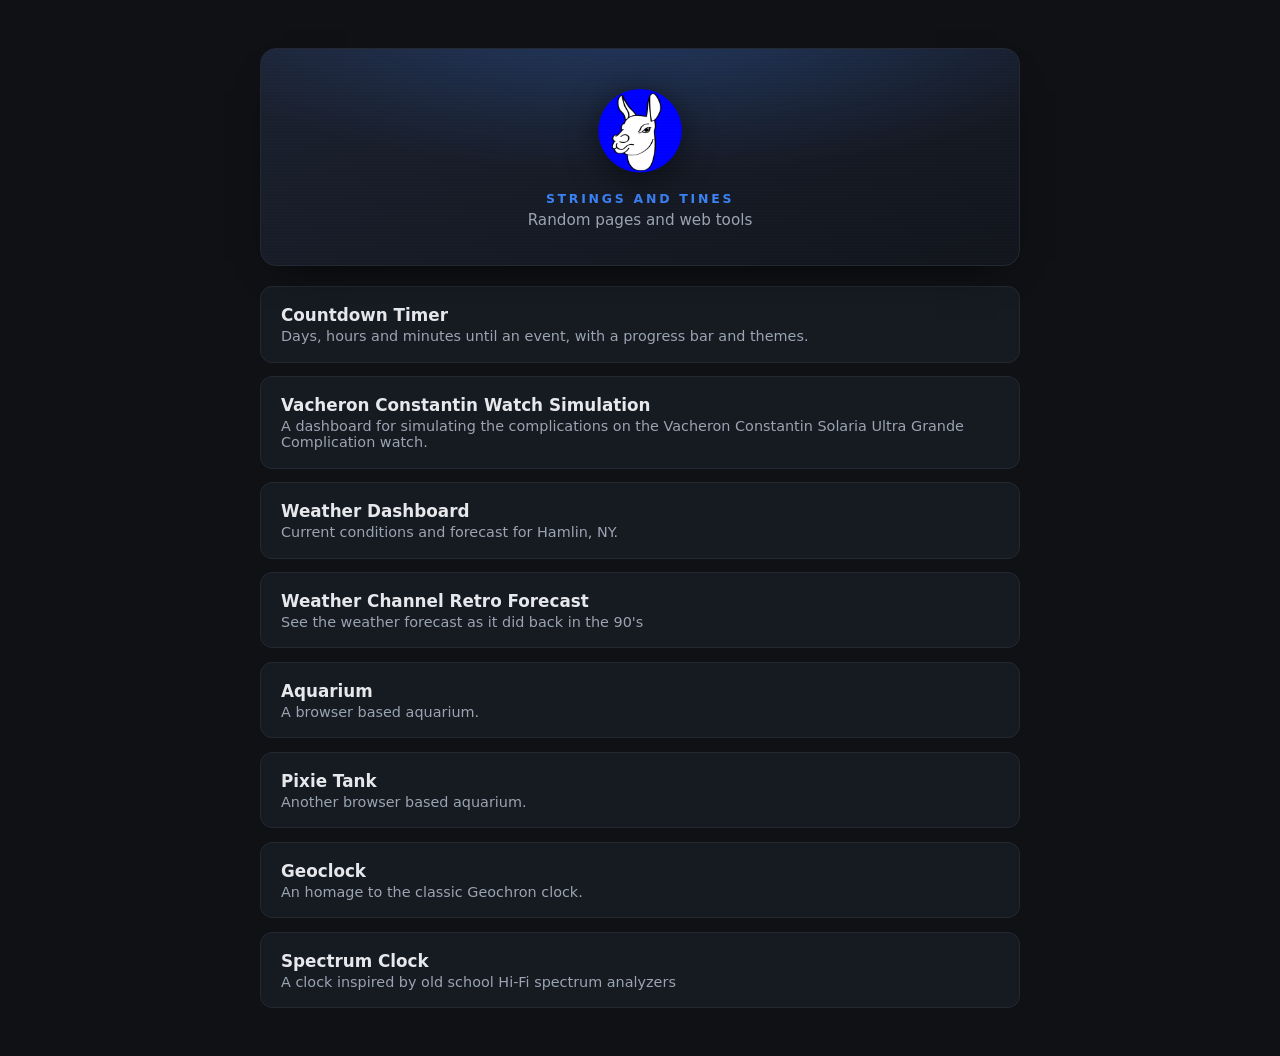
<file: index.html>
<!DOCTYPE html>
<html lang="en">
<head>
<meta charset="utf-8">
<meta name="viewport" content="width=device-width, initial-scale=1">
<title>Strings and Tines</title>
<link rel="icon" type="image/png" href="assets/llamalogo_icon.png">
<style>
  :root {
    color-scheme: dark;
    --bg: #0f1115;
    --panel: #161a21;
    --border: #232833;
    --text: #e6e8eb;
    --muted: #9aa4b2;
    --accent: #3b82f6;
  }
  * { box-sizing: border-box; }
  body {
    margin: 0;
    min-height: 100vh;
    display: flex;
    justify-content: center;
    padding: 3rem 1.25rem;
    font-family: system-ui, -apple-system, "Segoe UI", Roboto, sans-serif;
    background: var(--bg);
    color: var(--text);
  }
  main { width: 100%; max-width: 760px; }

  .banner {
    position: relative;
    overflow: hidden;
    border: 1px solid var(--border);
    border-radius: 16px;
    padding: 2.5rem 1.5rem 2.25rem;
    text-align: center;
    background:
      radial-gradient(120% 140% at 50% -20%, rgba(59,130,246,0.28) 0%, rgba(59,130,246,0) 55%),
      linear-gradient(160deg, #1b2130 0%, #12151c 100%);
    box-shadow: 0 18px 40px -24px rgba(0,0,0,0.9);
  }
  .banner::after {
    content: "";
    position: absolute;
    inset: 0;
    background-image: linear-gradient(rgba(255,255,255,0.04) 1px, transparent 1px);
    background-size: 100% 3px;
    opacity: 0.25;
    pointer-events: none;
  }
  .banner img.logo {
    width: 84px;
    height: 84px;
    object-fit: contain;
    filter: drop-shadow(0 6px 16px rgba(0,0,0,0.55));
  }
  .banner .brand {
    margin: 0.9rem 0 0.3rem;
    font-size: 0.78rem;
    font-weight: 600;
    letter-spacing: 0.22em;
    text-transform: uppercase;
    color: var(--accent);
  }
  .banner h1 {
    margin: 0 0 0.35rem;
    font-size: 1.85rem;
    font-weight: 700;
    letter-spacing: -0.01em;
  }
  .banner p {
    margin: 0;
    color: var(--muted);
    font-size: 0.95rem;
  }

  ul {
    list-style: none;
    margin: 1.25rem 0 0;
    padding: 0;
    display: grid;
    gap: 0.85rem;
  }
  a.card {
    display: block;
    padding: 1.1rem 1.25rem;
    border: 1px solid var(--border);
    border-radius: 12px;
    background: var(--panel);
    text-decoration: none;
    color: inherit;
    transition: border-color .15s, background .15s, transform .15s;
  }
  a.card:hover {
    border-color: var(--accent);
    background: #1a1f28;
    transform: translateY(-2px);
  }
  .name { font-size: 1.05rem; font-weight: 600; margin-bottom: 0.2rem; }
  .desc { font-size: 0.9rem; color: var(--muted); }
  .ext::after { content: " \2197"; font-size: 0.8em; color: var(--muted); }
</style>
</head>
<body>
  <main>
    <header class="banner">
      <img class="logo" src="assets/llamalogo_icon.png" alt="Llama logo" width="84" height="84">
      <div class="brand">Strings and Tines</div>
      <p>Random pages and web tools</p>
    </header>
    <ul>
      <li>
        <a class="card" href="countdown-timer/">
          <div class="name">Countdown Timer</div>
          <div class="desc">Days, hours and minutes until an event, with a progress bar and themes.</div>
        </a>
      </li>
      <li>
        <a class="card" href="solaria-watch/">
          <div class="name">Vacheron Constantin  Watch Simulation</div>
          <div class="desc">A dashboard for simulating the complications on the Vacheron Constantin Solaria Ultra Grande Complication watch.</div>
        </a>
      </li>
      <li>
        <a class="card" href="weather-dashboard/">
          <div class="name">Weather Dashboard</div>
          <div class="desc">Current conditions and forecast for Hamlin, NY.</div>
        </a>
      </li>
      <li>
        <a class="card" href="weather-channel-retro/">
          <div class="name">Weather Channel Retro Forecast</div>
          <div class="desc">See the weather forecast as it did back in the 90's</div>
        </a>
      </li>
      <li>
        <a class="card" href="https://stringsandtines.com/esp32-cyd-aquarium/?standalone=1">
          <div class="name">Aquarium</div>
          <div class="desc">A browser based aquarium.</div>
        </a>
      </li>
      <li>
        <a class="card" href="https://stringsandtines.com/pixie-tank">
          <div class="name">Pixie Tank</div>
          <div class="desc">Another browser based aquarium.</div>
        </a>
      </li>
      <li>
        <a class="card" href="https://stringsandtines.com/geoclock">
          <div class="name">Geoclock</div>
          <div class="desc">An homage to the classic Geochron clock.</div>
        </a>
      </li>
      <li>
        <a class="card" href="spectrum-clock">
          <div class="name">Spectrum Clock</div>
          <div class="desc">A clock inspired by old school Hi-Fi spectrum analyzers</div>
        </a>
      </li>
    </ul>
  </main>
</body>
</html>
</file>
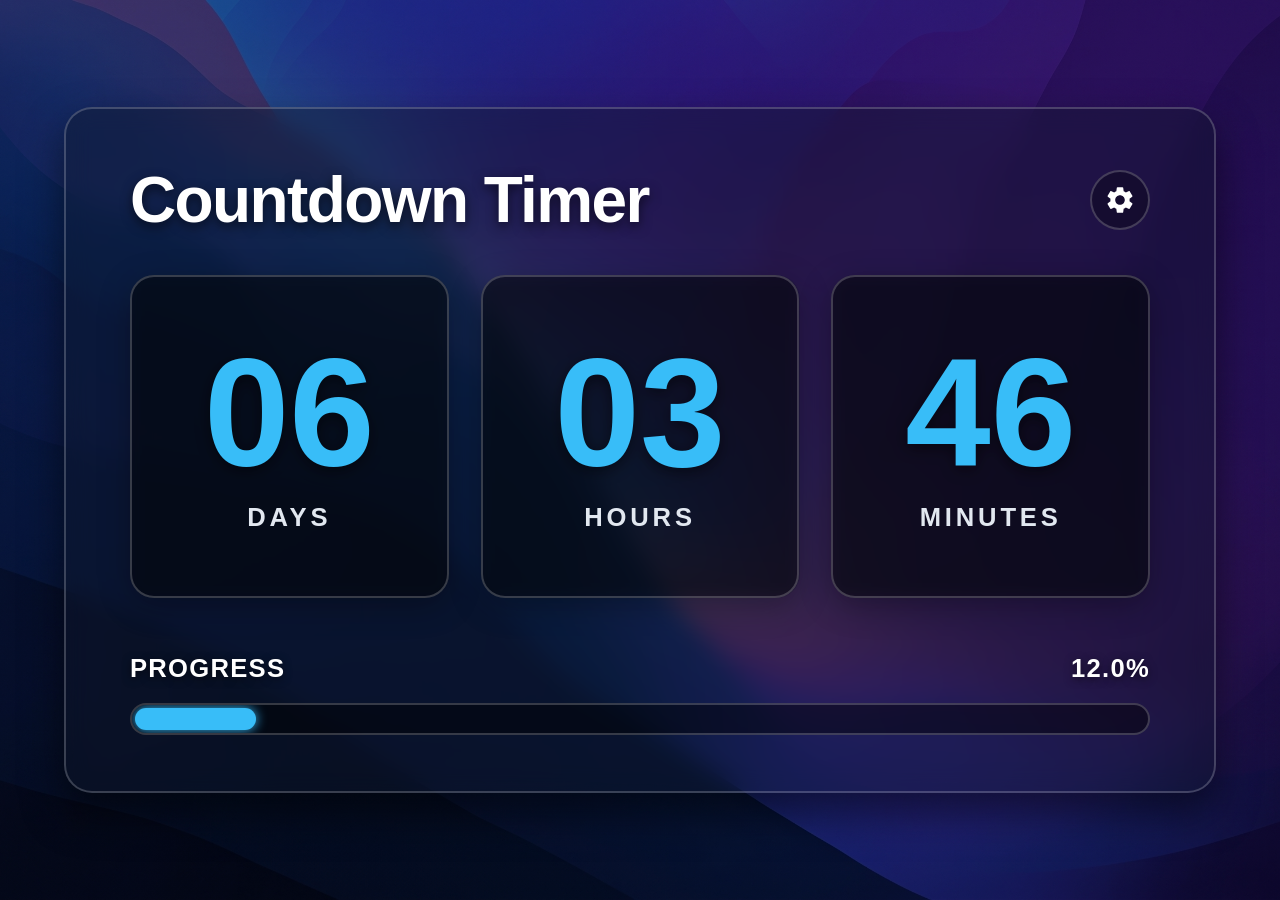
<file: countdown-timer/index.html>
<!DOCTYPE html>
<html lang="en">
<head>
  <meta charset="UTF-8" />
  <meta name="viewport" content="width=device-width, initial-scale=1.0" />
  <title>Countdown Display</title>
  <style>
    :root {
      --theme-bg: #0f172a;
      --theme-card: rgba(15, 23, 42, 0.4);
      --theme-accent: #38bdf8;
      --theme-text: #ffffff;
      --theme-border: rgba(255, 255, 255, 0.2);
      --text-muted: #e2e8f0;
      --theme-bg-image: url('default.jpeg');
    }

    body.theme-christmas {
      --theme-bg: #051f12;
      --theme-card: rgba(5, 31, 18, 0.4);
      --theme-accent: #ff4d4d;
      --theme-text: #ffffff;
      --theme-border: rgba(255, 255, 255, 0.25);
      --theme-bg-image: url('christmas.jpeg');
    }

    body.theme-school {
      --theme-bg: #1e1b4b;
      --theme-card: rgba(30, 27, 75, 0.4);
      --theme-accent: #fbbf24;
      --theme-text: #ffffff;
      --theme-border: rgba(255, 255, 255, 0.25);
      --theme-bg-image: url('school.jpeg');
    }

    body.theme-birthday {
      --theme-bg: #2e1065;
      --theme-card: rgba(46, 16, 101, 0.4);
      --theme-accent: #f43f5e;
      --theme-text: #ffffff;
      --theme-border: rgba(255, 255, 255, 0.25);
      --theme-bg-image: url('birthday.jpeg');
    }

    * {
      box-sizing: border-box;
      margin: 0;
      padding: 0;
      font-family: -apple-system, BlinkMacSystemFont, "Segoe UI", Roboto, Helvetica, Arial, sans-serif;
    }

    body {
      background-color: var(--theme-bg);
      background-image: linear-gradient(rgba(0, 0, 0, 0.35), rgba(0, 0, 0, 0.35)), var(--theme-bg-image);
      background-size: cover;
      background-position: center;
      background-repeat: no-repeat;
      color: var(--theme-text);
      min-height: 100vh;
      display: flex;
      flex-direction: column;
      align-items: center;
      justify-content: center;
      padding: 2vh 2vw;
      transition: background 0.5s ease;
      overflow-x: hidden;
    }

    /* Main Container - Fully Transparent Panel with Frosted Glass */
    .container {
      width: 90vw;
      background-color: var(--theme-card);
      backdrop-filter: blur(12px);
      -webkit-backdrop-filter: blur(12px);
      border: 2px solid var(--theme-border);
      border-radius: 28px;
      padding: 3.5rem 4rem;
      box-shadow: 0 20px 40px rgba(0, 0, 0, 0.5);
      position: relative;
      transition: background-color 0.3s ease, border-color 0.3s ease;
      display: flex;
      flex-direction: column;
      justify-content: space-between;
    }

    /* Header Bar */
    .header-bar {
      display: flex;
      justify-content: space-between;
      align-items: center;
      margin-bottom: 2.5rem;
    }

    .header-title {
      font-size: clamp(2.5rem, 5vw, 4.5rem);
      font-weight: 800;
      color: var(--theme-text);
      letter-spacing: -0.025em;
      line-height: 1.1;
      text-shadow: 0 4px 12px rgba(0, 0, 0, 0.6);
    }

    .settings-btn {
      background: rgba(0, 0, 0, 0.3);
      border: 2px solid var(--theme-border);
      color: var(--theme-text);
      border-radius: 50%;
      width: 60px;
      height: 60px;
      min-width: 60px;
      display: flex;
      align-items: center;
      justify-content: center;
      cursor: pointer;
      transition: all 0.2s;
    }

    .settings-btn:hover {
      color: var(--theme-accent);
      border-color: var(--theme-accent);
      background-color: rgba(0, 0, 0, 0.6);
    }

    .settings-btn svg {
      width: 32px;
      height: 32px;
      fill: currentColor;
    }

    /* Collapsible Settings Panel */
    .settings-panel {
      display: none;
      background-color: rgba(15, 23, 42, 0.85);
      border: 1px solid var(--theme-border);
      border-radius: 16px;
      padding: 2rem;
      margin-bottom: 3rem;
      animation: fadeIn 0.2s ease-in-out;
    }

    .settings-panel.open {
      display: block;
    }

    @keyframes fadeIn {
      from { opacity: 0; transform: translateY(-10px); }
      to { opacity: 1; transform: translateY(0); }
    }

    .input-group {
      display: flex;
      flex-direction: column;
      gap: 1.5rem;
    }

    .input-field {
      display: flex;
      flex-direction: column;
      gap: 0.5rem;
    }

    label {
      font-size: 0.875rem;
      font-weight: 700;
      color: var(--text-muted);
      text-transform: uppercase;
      letter-spacing: 0.08em;
    }

    input, select {
      background-color: rgba(0, 0, 0, 0.5);
      border: 1px solid var(--theme-border);
      color: var(--theme-text);
      padding: 0.875rem 1.25rem;
      border-radius: 10px;
      font-size: 1.125rem;
      outline: none;
      transition: border-color 0.2s, box-shadow 0.2s;
    }

    input:focus, select:focus {
      border-color: var(--theme-accent);
      box-shadow: 0 0 0 3px rgba(255, 255, 255, 0.2);
    }

    .inputs-row {
      display: grid;
      grid-template-columns: repeat(auto-fit, minmax(200px, 1fr));
      gap: 1.5rem;
    }

    /* Semi-transparent Time Cards */
    .countdown-grid {
      display: grid;
      grid-template-columns: repeat(3, 1fr);
      gap: 2rem;
      text-align: center;
      margin-bottom: 3.5rem;
    }

    .time-card {
      background-color: rgba(0, 0, 0, 0.45);
      backdrop-filter: blur(8px);
      -webkit-backdrop-filter: blur(8px);
      border: 2px solid var(--theme-border);
      border-radius: 24px;
      padding: 4rem 1.5rem;
      display: flex;
      flex-direction: column;
      align-items: center;
      justify-content: center;
      box-shadow: 0 8px 32px rgba(0, 0, 0, 0.3);
    }

    .time-value {
      font-size: clamp(5rem, 12vw, 12rem);
      font-weight: 900;
      color: var(--theme-accent);
      line-height: 0.95;
      margin-bottom: 1rem;
      font-variant-numeric: tabular-nums;
      text-shadow: 0 4px 16px rgba(0, 0, 0, 0.5);
    }

    .time-label {
      font-size: clamp(1rem, 2vw, 2rem);
      font-weight: 700;
      color: var(--text-muted);
      text-transform: uppercase;
      letter-spacing: 0.15em;
    }

    /* Progress Bar Section */
    .progress-section {
      display: flex;
      flex-direction: column;
      gap: 1.25rem;
    }

    .progress-header {
      display: flex;
      justify-content: space-between;
      align-items: center;
      font-size: clamp(1.125rem, 2vw, 2rem);
      font-weight: 700;
      color: var(--theme-text);
      letter-spacing: 0.05em;
      text-shadow: 0 2px 8px rgba(0, 0, 0, 0.6);
    }

    .progress-track {
      width: 100%;
      height: 32px;
      background-color: rgba(0, 0, 0, 0.45);
      border: 2px solid var(--theme-border);
      border-radius: 9999px;
      overflow: hidden;
      padding: 3px;
    }

    .progress-bar {
      height: 100%;
      width: 0%;
      background: var(--theme-accent);
      border-radius: 9999px;
      transition: width 0.4s ease-out;
      box-shadow: 0 0 12px var(--theme-accent);
    }

    .expired-message {
      display: none;
      text-align: center;
      font-size: clamp(3rem, 6vw, 6rem);
      font-weight: 800;
      color: #ef4444;
      padding: 4rem 1rem;
    }

    @media (max-width: 768px) {
      .container {
        width: 95vw;
        padding: 2rem 1.5rem;
      }
      .countdown-grid {
        gap: 0.75rem;
      }
      .time-card {
        padding: 2rem 0.5rem;
      }
      .progress-track {
        height: 20px;
      }
    }
  </style>
</head>
<body>

  <div class="container">
    <div class="header-bar">
      <h1 class="header-title" id="pageTitle">Countdown Timer</h1>
      <button class="settings-btn" id="settingsToggle" title="Settings">
        <svg viewBox="0 0 24 24">
          <path d="M19.14 12.94c.04-.3.06-.61.06-.94 0-.32-.02-.64-.07-.94l2.03-1.58c.18-.14.23-.41.12-.61l-1.92-3.32c-.12-.22-.37-.29-.59-.22l-2.39.96c-.5-.38-1.03-.7-1.62-.94l-.36-2.54c-.04-.24-.24-.41-.48-.41h-3.84c-.24 0-.43.17-.47.41l-.36 2.54c-.59.24-1.13.57-1.62.94l-2.39-.96c-.22-.08-.47 0-.59.22L2.74 8.87c-.12.21-.08.47.12.61l2.03 1.58c-.05.3-.09.63-.09.94s.02.64.07.94l-2.03 1.58c-.18.14-.23.41-.12.61l1.92 3.32c.12.22.37.29.59.22l2.39-.96c.5.38 1.03.7 1.62.94l.36 2.54c.05.24.24.41.48.41h3.84c.24 0 .44-.17.47-.41l.36-2.54c.59-.24 1.13-.56 1.62-.94l2.39.96c.22.08.47 0 .59-.22l1.92-3.32c.12-.22.07-.47-.12-.61l-2.01-1.58zM12 15.6c-1.98 0-3.6-1.62-3.6-3.6s1.62-3.6 3.6-3.6 3.6 1.62 3.6 3.6-1.62 3.6-3.6 3.6z"/>
        </svg>
      </button>
    </div>

    <!-- Hidden Settings Panel -->
    <div class="settings-panel" id="settingsPanel">
      <div class="input-group">
        <div class="input-field">
          <label for="titleInput">Event Title</label>
          <input type="text" id="titleInput" placeholder="Enter event title..." value="Countdown Timer" />
        </div>

        <div class="input-field">
          <label for="themeSelect">Theme Preset</label>
          <select id="themeSelect">
            <option value="none">Default</option>
            <option value="christmas">Christmas</option>
            <option value="school">Last day of School!</option>
            <option value="birthday">Birthday</option>
          </select>
        </div>

        <div class="inputs-row">
          <div class="input-field">
            <label for="startDateInput">Start Date</label>
            <input type="date" id="startDateInput" />
          </div>
          <div class="input-field">
            <label for="dateInput">Target Date</label>
            <input type="date" id="dateInput" />
          </div>
          <div class="input-field">
            <label for="timeInput">Target Time</label>
            <input type="time" id="timeInput" value="00:00" />
          </div>
        </div>
      </div>
    </div>

    <!-- Countdown Display -->
    <div class="countdown-grid" id="countdownGrid">
      <div class="time-card">
        <span class="time-value" id="days">00</span>
        <span class="time-label">Days</span>
      </div>
      <div class="time-card">
        <span class="time-value" id="hours">00</span>
        <span class="time-label">Hours</span>
      </div>
      <div class="time-card">
        <span class="time-value" id="minutes">00</span>
        <span class="time-label">Minutes</span>
      </div>
    </div>

    <!-- Progress Bar -->
    <div class="progress-section" id="progressSection">
      <div class="progress-header">
        <span>PROGRESS</span>
        <span id="percentText">0.0%</span>
      </div>
      <div class="progress-track">
        <div class="progress-bar" id="progressBar"></div>
      </div>
    </div>

    <div class="expired-message" id="expiredMessage">
      Target Time Reached!
    </div>
  </div>

  <script>
    // DOM Elements
    const settingsToggle = document.getElementById('settingsToggle');
    const settingsPanel = document.getElementById('settingsPanel');
    const titleInput = document.getElementById('titleInput');
    const pageTitle = document.getElementById('pageTitle');
    const themeSelect = document.getElementById('themeSelect');
    const startDateInput = document.getElementById('startDateInput');
    const dateInput = document.getElementById('dateInput');
    const timeInput = document.getElementById('timeInput');

    const daysEl = document.getElementById('days');
    const hoursEl = document.getElementById('hours');
    const minutesEl = document.getElementById('minutes');
    
    const countdownGrid = document.getElementById('countdownGrid');
    const progressSection = document.getElementById('progressSection');
    const progressBar = document.getElementById('progressBar');
    const percentText = document.getElementById('percentText');
    const expiredMessage = document.getElementById('expiredMessage');

    // Toggle Settings Panel
    settingsToggle.addEventListener('click', () => {
      settingsPanel.classList.toggle('open');
    });

    // Theme Switcher Logic
    function applyTheme(theme) {
      document.body.className = '';
      if (theme !== 'none') {
        document.body.classList.add(`theme-${theme}`);
      }
    }

    themeSelect.addEventListener('change', (e) => {
      const selectedTheme = e.target.value;
      applyTheme(selectedTheme);
      localStorage.setItem('countdown_theme', selectedTheme);
    });

    // Default Dates Setup
    const now = new Date();
    const defaultStart = new Date(now);
    const defaultTarget = new Date(now);
    defaultTarget.setDate(defaultTarget.getDate() + 7);

    startDateInput.value = defaultStart.toISOString().split('T')[0];
    dateInput.value = defaultTarget.toISOString().split('T')[0];

    // Local Storage Restoration
    if (localStorage.getItem('countdown_title')) {
      titleInput.value = localStorage.getItem('countdown_title');
      pageTitle.textContent = titleInput.value;
      document.title = titleInput.value;
    }
    if (localStorage.getItem('countdown_theme')) {
      const savedTheme = localStorage.getItem('countdown_theme');
      themeSelect.value = savedTheme;
      applyTheme(savedTheme);
    }
    if (localStorage.getItem('countdown_start_date')) {
      startDateInput.value = localStorage.getItem('countdown_start_date');
    }
    if (localStorage.getItem('countdown_date')) {
      dateInput.value = localStorage.getItem('countdown_date');
    }
    if (localStorage.getItem('countdown_time')) {
      timeInput.value = localStorage.getItem('countdown_time');
    }

    // Input Listeners
    titleInput.addEventListener('input', (e) => {
      const val = e.target.value.trim() || 'Countdown Timer';
      pageTitle.textContent = val;
      document.title = val;
      localStorage.setItem('countdown_title', e.target.value);
    });

    startDateInput.addEventListener('change', () => {
      localStorage.setItem('countdown_start_date', startDateInput.value);
      updateCountdown();
    });

    dateInput.addEventListener('change', () => {
      localStorage.setItem('countdown_date', dateInput.value);
      updateCountdown();
    });

    timeInput.addEventListener('change', () => {
      localStorage.setItem('countdown_time', timeInput.value);
      updateCountdown();
    });

    // Update Display Calculations
    function updateCountdown() {
      const selectedDate = dateInput.value;
      const selectedTime = timeInput.value || "00:00";
      const selectedStartDate = startDateInput.value;

      if (!selectedDate) return;

      const targetDateTime = new Date(`${selectedDate}T${selectedTime}:00`);
      const current = new Date();
      const diff = targetDateTime - current;

      if (diff <= 0) {
        countdownGrid.style.display = 'none';
        progressSection.style.display = 'none';
        expiredMessage.style.display = 'block';
        return;
      }

      countdownGrid.style.display = 'grid';
      progressSection.style.display = 'flex';
      expiredMessage.style.display = 'none';

      // Calculations
      const days = Math.floor(diff / (1000 * 60 * 60 * 24));
      const hours = Math.floor((diff / (1000 * 60 * 60)) % 24);
      const minutes = Math.floor((diff / 1000 / 60) % 60);

      daysEl.textContent = String(days).padStart(2, '0');
      hoursEl.textContent = String(hours).padStart(2, '0');
      minutesEl.textContent = String(minutes).padStart(2, '0');

      // Percentage Calculation
      if (selectedStartDate) {
        const startDateTime = new Date(`${selectedStartDate}T00:00:00`);
        const totalDuration = targetDateTime - startDateTime;
        const elapsed = current - startDateTime;

        if (totalDuration > 0) {
          let percentage = (elapsed / totalDuration) * 100;
          percentage = Math.max(0, Math.min(100, percentage));
          
          progressBar.style.width = `${percentage.toFixed(1)}%`;
          percentText.textContent = `${percentage.toFixed(1)}%`;
        }
      }
    }

    setInterval(updateCountdown, 1000);
    updateCountdown();
  </script>
</body>
</html>
</file>
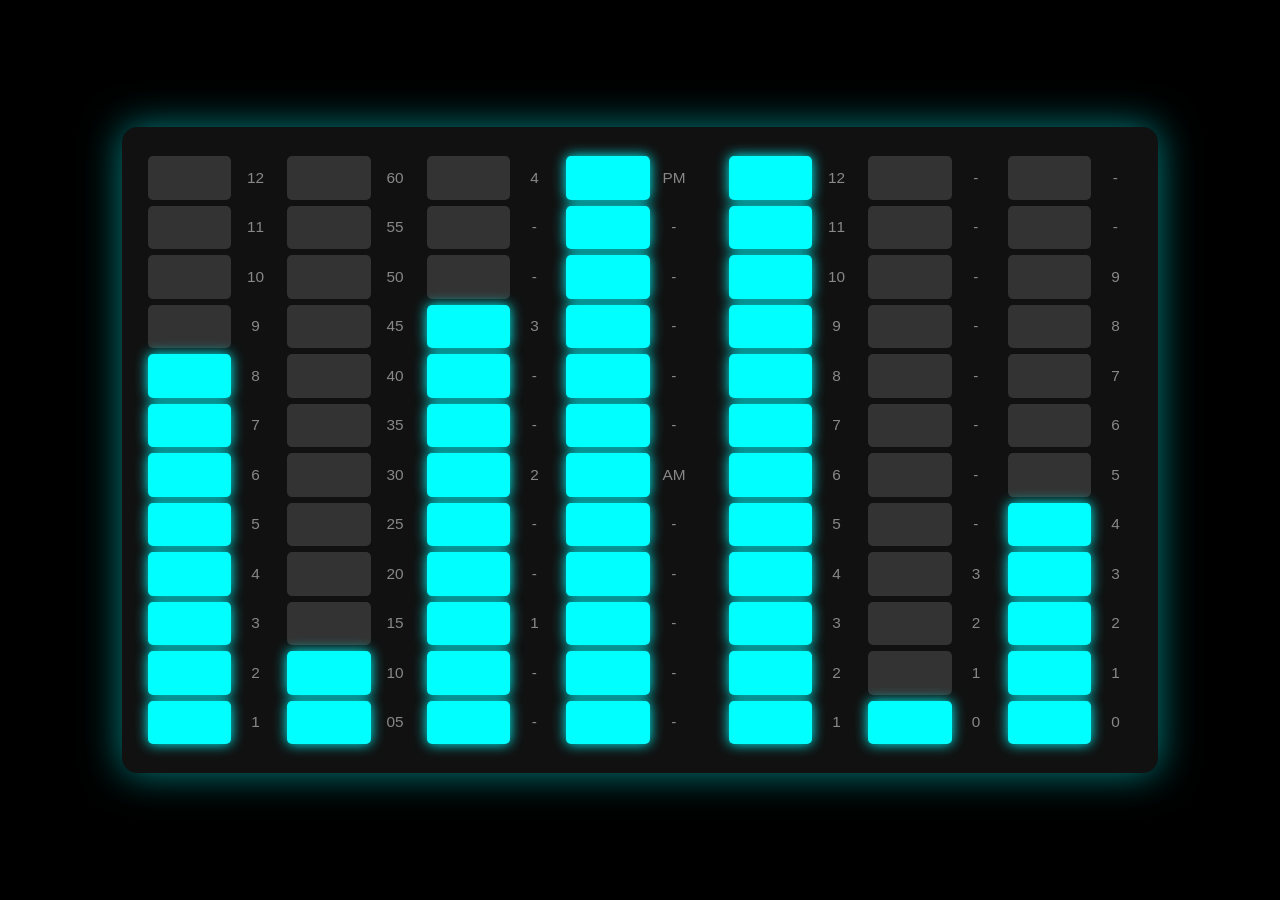
<file: spectrum-clock/index.html>
<!DOCTYPE html>
<html lang="en">
<head>
    <meta charset="UTF-8">
    <meta name="viewport" content="width=device-width, initial-scale=1.0">
    <title>Spectrum Clock</title>
    <link rel="stylesheet" href="style.css">
</head>
<body>
    <div class="clock-container">
        <div class="spectrum-clock">
            <!-- Time section: hours, 5-minute marks, single minutes, AM/PM -->
            <section class="time-section">
                <div class="bars">
                    <!-- Hour Bars -->
                    <div class="bar-group">
                        <div class="bar-item">
                            <div class="light" id="h1"></div>
                            <span class="legend right">1</span>
                        </div>
                        <div class="bar-item">
                            <div class="light" id="h2"></div>
                            <span class="legend right">2</span>
                        </div>
                        <div class="bar-item">
                            <div class="light" id="h3"></div>
                            <span class="legend right">3</span>
                        </div>
                        <div class="bar-item">
                            <div class="light" id="h4"></div>
                            <span class="legend right">4</span>
                        </div>
                        <div class="bar-item">
                            <div class="light" id="h5"></div>
                            <span class="legend right">5</span>
                        </div>
                        <div class="bar-item">
                            <div class="light" id="h6"></div>
                            <span class="legend right">6</span>
                        </div>
                        <div class="bar-item">
                            <div class="light" id="h7"></div>
                            <span class="legend right">7</span>
                        </div>
                        <div class="bar-item">
                            <div class="light" id="h8"></div>
                            <span class="legend right">8</span>
                        </div>
                        <div class="bar-item">
                            <div class="light" id="h9"></div>
                            <span class="legend right">9</span>
                        </div>
                        <div class="bar-item">
                            <div class="light" id="h10"></div>
                            <span class="legend right">10</span>
                        </div>
                        <div class="bar-item">
                            <div class="light" id="h11"></div>
                            <span class="legend right">11</span>
                        </div>
                        <div class="bar-item">
                            <div class="light" id="h12"></div>
                            <span class="legend right">12</span>
                        </div>
                    </div>
                    <!-- 5-Minute Bars -->
                    <div class="bar-group">
                        <div class="bar-item">
                            <div class="light" id="m5"></div>
                            <span class="legend right">05</span>
                        </div>
                        <div class="bar-item">
                            <div class="light" id="m10"></div>
                            <span class="legend right">10</span>
                        </div>
                        <div class="bar-item">
                            <div class="light" id="m15"></div>
                            <span class="legend right">15</span>
                        </div>
                        <div class="bar-item">
                            <div class="light" id="m20"></div>
                            <span class="legend right">20</span>
                        </div>
                        <div class="bar-item">
                            <div class="light" id="m25"></div>
                            <span class="legend right">25</span>
                        </div>
                        <div class="bar-item">
                            <div class="light" id="m30"></div>
                            <span class="legend right">30</span>
                        </div>
                        <div class="bar-item">
                            <div class="light" id="m35"></div>
                            <span class="legend right">35</span>
                        </div>
                        <div class="bar-item">
                            <div class="light" id="m40"></div>
                            <span class="legend right">40</span>
                        </div>
                        <div class="bar-item">
                            <div class="light" id="m45"></div>
                            <span class="legend right">45</span>
                        </div>
                        <div class="bar-item">
                            <div class="light" id="m50"></div>
                            <span class="legend right">50</span>
                        </div>
                        <div class="bar-item">
                            <div class="light" id="m55"></div>
                            <span class="legend right">55</span>
                        </div>
                        <div class="bar-item">
                            <div class="light" id="m60"></div>
                            <span class="legend right">60</span>
                        </div>
                    </div>
                    <!-- Single-Minute Bars: 3 cells per minute -->
                    <div class="bar-group">
                        <div class="bar-item">
                            <div class="light" id="s-min-1"></div>
                            <span class="legend right">-</span>
                        </div>
                        <div class="bar-item">
                            <div class="light" id="s-min-2"></div>
                            <span class="legend right">-</span>
                        </div>
                        <div class="bar-item">
                            <div class="light" id="s-min-3"></div>
                            <span class="legend right">1</span>
                        </div>
                        <div class="bar-item">
                            <div class="light" id="s-min-4"></div>
                            <span class="legend right">-</span>
                        </div>
                        <div class="bar-item">
                            <div class="light" id="s-min-5"></div>
                            <span class="legend right">-</span>
                        </div>
                        <div class="bar-item">
                            <div class="light" id="s-min-6"></div>
                            <span class="legend right">2</span>
                        </div>
                        <div class="bar-item">
                            <div class="light" id="s-min-7"></div>
                            <span class="legend right">-</span>
                        </div>
                        <div class="bar-item">
                            <div class="light" id="s-min-8"></div>
                            <span class="legend right">-</span>
                        </div>
                        <div class="bar-item">
                            <div class="light" id="s-min-9"></div>
                            <span class="legend right">3</span>
                        </div>
                        <div class="bar-item">
                            <div class="light" id="s-min-10"></div>
                            <span class="legend right">-</span>
                        </div>
                        <div class="bar-item">
                            <div class="light" id="s-min-11"></div>
                            <span class="legend right">-</span>
                        </div>
                        <div class="bar-item">
                            <div class="light" id="s-min-12"></div>
                            <span class="legend right">4</span>
                        </div>
                    </div>
                    <!-- AM/PM Bars: bottom 6 = AM, all 12 = PM -->
                    <div class="bar-group">
                        <div class="bar-item">
                            <div class="light" id="ap-1"></div>
                            <span class="legend right">-</span>
                        </div>
                        <div class="bar-item">
                            <div class="light" id="ap-2"></div>
                            <span class="legend right">-</span>
                        </div>
                        <div class="bar-item">
                            <div class="light" id="ap-3"></div>
                            <span class="legend right">-</span>
                        </div>
                        <div class="bar-item">
                            <div class="light" id="ap-4"></div>
                            <span class="legend right">-</span>
                        </div>
                        <div class="bar-item">
                            <div class="light" id="ap-5"></div>
                            <span class="legend right">-</span>
                        </div>
                        <div class="bar-item">
                            <div class="light" id="ap-6"></div>
                            <span class="legend right">AM</span>
                        </div>
                        <div class="bar-item">
                            <div class="light" id="ap-7"></div>
                            <span class="legend right">-</span>
                        </div>
                        <div class="bar-item">
                            <div class="light" id="ap-8"></div>
                            <span class="legend right">-</span>
                        </div>
                        <div class="bar-item">
                            <div class="light" id="ap-9"></div>
                            <span class="legend right">-</span>
                        </div>
                        <div class="bar-item">
                            <div class="light" id="ap-10"></div>
                            <span class="legend right">-</span>
                        </div>
                        <div class="bar-item">
                            <div class="light" id="ap-11"></div>
                            <span class="legend right">-</span>
                        </div>
                        <div class="bar-item">
                            <div class="light" id="ap-12"></div>
                            <span class="legend right">PM</span>
                        </div>
                    </div>
                </div>
            </section>
            <!-- Date section: month, day tens, day units -->
            <section class="date-section">
                <div class="date-display">
                    <!-- Month Bars -->
                    <div class="bar-group">
                        <div class="bar-item">
                            <div class="light" id="mth1"></div>
                            <span class="legend right">1</span>
                        </div>
                        <div class="bar-item">
                            <div class="light" id="mth2"></div>
                            <span class="legend right">2</span>
                        </div>
                        <div class="bar-item">
                            <div class="light" id="mth3"></div>
                            <span class="legend right">3</span>
                        </div>
                        <div class="bar-item">
                            <div class="light" id="mth4"></div>
                            <span class="legend right">4</span>
                        </div>
                        <div class="bar-item">
                            <div class="light" id="mth5"></div>
                            <span class="legend right">5</span>
                        </div>
                        <div class="bar-item">
                            <div class="light" id="mth6"></div>
                            <span class="legend right">6</span>
                        </div>
                        <div class="bar-item">
                            <div class="light" id="mth7"></div>
                            <span class="legend right">7</span>
                        </div>
                        <div class="bar-item">
                            <div class="light" id="mth8"></div>
                            <span class="legend right">8</span>
                        </div>
                        <div class="bar-item">
                            <div class="light" id="mth9"></div>
                            <span class="legend right">9</span>
                        </div>
                        <div class="bar-item">
                            <div class="light" id="mth10"></div>
                            <span class="legend right">10</span>
                        </div>
                        <div class="bar-item">
                            <div class="light" id="mth11"></div>
                            <span class="legend right">11</span>
                        </div>
                        <div class="bar-item">
                            <div class="light" id="mth12"></div>
                            <span class="legend right">12</span>
                        </div>
                    </div>
                    <!-- Day Tens Bars -->
                    <div class="bar-group">
                        <div class="bar-item">
                            <div class="light" id="dayT0"></div>
                            <span class="legend right">0</span>
                        </div>
                        <div class="bar-item">
                            <div class="light" id="dayT1"></div>
                            <span class="legend right">1</span>
                        </div>
                        <div class="bar-item">
                            <div class="light" id="dayT2"></div>
                            <span class="legend right">2</span>
                        </div>
                        <div class="bar-item">
                            <div class="light" id="dayT3"></div>
                            <span class="legend right">3</span>
                        </div>
                        <div class="bar-item">
                            <div class="light" id="dayT-dummy1"></div>
                            <span class="legend right">-</span>
                        </div>
                        <div class="bar-item">
                            <div class="light" id="dayT-dummy2"></div>
                            <span class="legend right">-</span>
                        </div>
                        <div class="bar-item">
                            <div class="light" id="dayT-dummy3"></div>
                            <span class="legend right">-</span>
                        </div>
                        <div class="bar-item">
                            <div class="light" id="dayT-dummy4"></div>
                            <span class="legend right">-</span>
                        </div>
                        <div class="bar-item">
                            <div class="light" id="dayT-dummy5"></div>
                            <span class="legend right">-</span>
                        </div>
                        <div class="bar-item">
                            <div class="light" id="dayT-dummy6"></div>
                            <span class="legend right">-</span>
                        </div>
                        <div class="bar-item">
                            <div class="light" id="dayT-dummy7"></div>
                            <span class="legend right">-</span>
                        </div>
                        <div class="bar-item">
                            <div class="light" id="dayT-dummy8"></div>
                            <span class="legend right">-</span>
                        </div>
                    </div>
                    <!-- Day Units Bars -->
                    <div class="bar-group">
                        <div class="bar-item">
                            <div class="light" id="dayU9"></div>
                            <span class="legend right">0</span>
                        </div>
                        <div class="bar-item">
                            <div class="light" id="dayU8"></div>
                            <span class="legend right">1</span>
                        </div>
                        <div class="bar-item">
                            <div class="light" id="dayU7"></div>
                            <span class="legend right">2</span>
                        </div>
                        <div class="bar-item">
                            <div class="light" id="dayU6"></div>
                            <span class="legend right">3</span>
                        </div>
                        <div class="bar-item">
                            <div class="light" id="dayU5"></div>
                            <span class="legend right">4</span>
                        </div>
                        <div class="bar-item">
                            <div class="light" id="dayU4"></div>
                            <span class="legend right">5</span>
                        </div>
                        <div class="bar-item">
                            <div class="light" id="dayU3"></div>
                            <span class="legend right">6</span>
                        </div>
                        <div class="bar-item">
                            <div class="light" id="dayU2"></div>
                            <span class="legend right">7</span>
                        </div>
                        <div class="bar-item">
                            <div class="light" id="dayU1"></div>
                            <span class="legend right">8</span>
                        </div>
                        <div class="bar-item">
                            <div class="light" id="dayU0"></div>
                            <span class="legend right">9</span>
                        </div>
                        <div class="bar-item">
                            <div class="light" id="dayU-dummy1"></div>
                            <span class="legend right">-</span>
                        </div>
                        <div class="bar-item">
                            <div class="light" id="dayU-dummy2"></div>
                            <span class="legend right">-</span>
                        </div>
                    </div>
                </div>
            </section>
        </div>
    </div>
    <script src="script.js"></script>
</body>
</html>
</file>
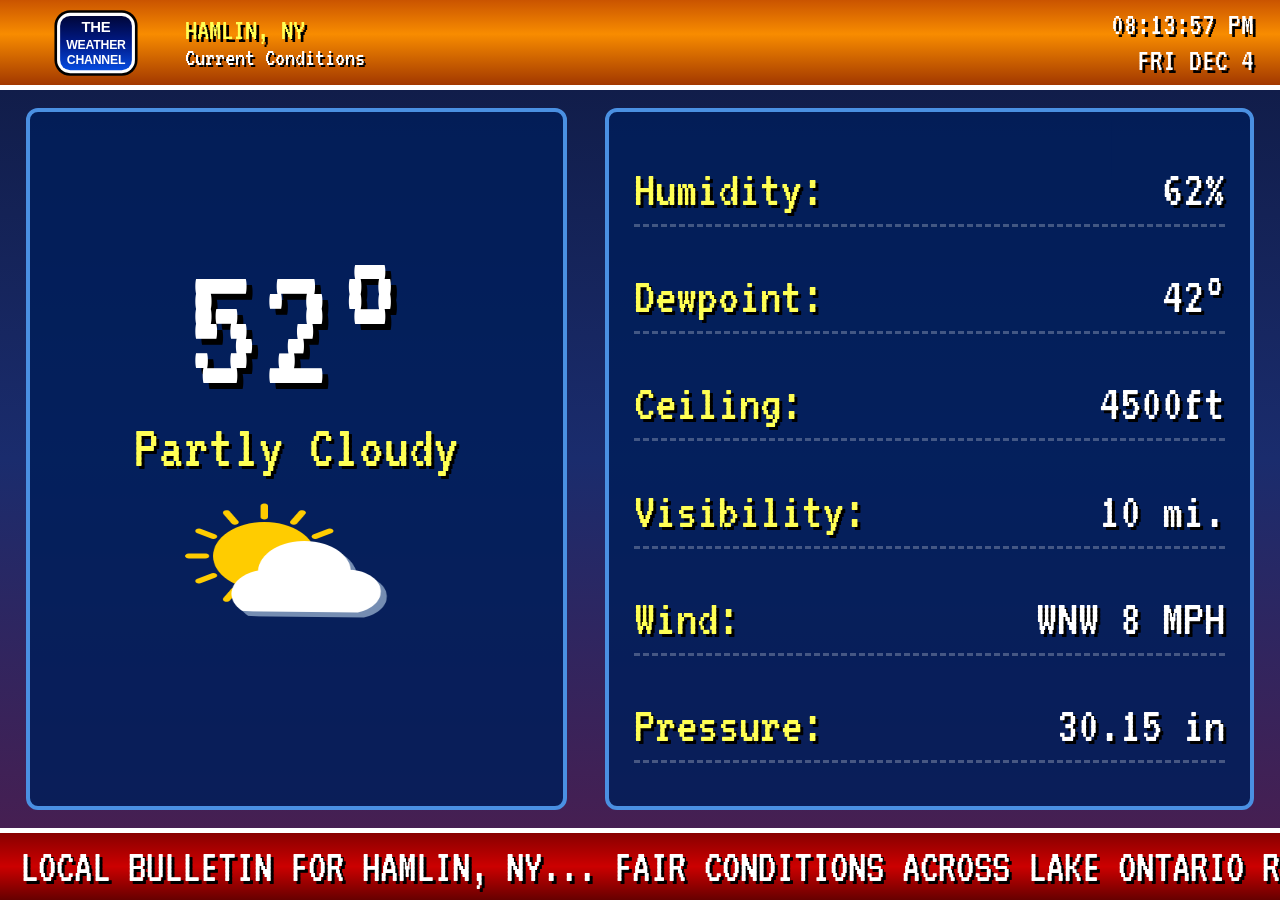
<file: weather-channel-retro/index.html>
<!DOCTYPE html>
<html lang="en">
<head>
    <meta charset="UTF-8">
    <meta name="viewport" content="width=device-width, initial-scale=1.0">
    <title>The Llama Weather - 90s Weather Channel Retro Edition</title>
    <style>
        @import url('https://fonts.googleapis.com/css2?family=VT323&family=Share+Tech+Mono&display=swap');

        * {
            box-sizing: border-box;
            margin: 0;
            padding: 0;
            user-select: none;
        }

        body {
            background-color: #050505;
            color: #ffffff;
            font-family: 'Share Tech Mono', monospace;
            display: flex;
            flex-direction: column;
            justify-content: center;
            align-items: center;
            width: 100vw;
            height: 100vh;
            overflow: hidden;
        }

        /* Clean Full-Screen Display Container (CRT Scanlines Removed) */
        .crt-container {
            position: relative;
            width: 100vw;
            height: 100vh;
            background: linear-gradient(to bottom, #111, #000);
            border: none;
            border-radius: 0;
            overflow: hidden;
        }

        /* Screen Glass Base Styling */
        .crt-screen {
            width: 100%;
            height: 100%;
            display: flex;
            flex-direction: column;
            position: relative;
            background: #000428;
        }

        /* Header (Scaled Sizes for Full Screen) */
        .header {
            height: 10vh;
            min-height: 75px;
            background: linear-gradient(to bottom, #ca5400, #f88c00 40%, #a23800);
            border-bottom: 5px solid #fff;
            display: flex;
            align-items: center;
            justify-content: space-between;
            padding: 0 2vw;
            position: relative;
            z-index: 10;
        }

        /* Weather Star / Llama Logo Box (Clickable) */
        .logo-box {
            background: transparent;
            display: flex;
            align-items: center;
            justify-content: center;
            min-width: 140px;
            height: 90%;
            cursor: pointer;
            transition: transform 0.1s ease;
        }

        .logo-box:hover {
            transform: scale(1.03);
        }

        .logo-svg {
            width: 140px;
            height: 70px;
            max-height: 100%;
        }

        .header-title-box {
            display: flex;
            flex-direction: column;
            margin-left: 1.5vw;
            flex-grow: 1;
        }

        .location-name {
            font-family: 'VT323', monospace;
            font-size: clamp(20px, 2.4vw, 36px);
            color: #ffff55;
            text-shadow: 3px 3px #000;
            line-height: 0.95;
        }

        .page-title {
            font-family: 'VT323', monospace;
            font-size: clamp(18px, 2.0vw, 30px);
            color: #ffffff;
            text-shadow: 2px 2px #000;
        }

        .header-clock {
            text-align: right;
            font-family: 'VT323', monospace;
            font-size: clamp(22px, 2.5vw, 36px);
            color: #ffffff;
            text-shadow: 3px 3px #000;
            line-height: 1.1;
        }

        /* Pop-up City Search Bar (Triggered by Logo Click) */
        .location-popover {
            position: absolute;
            top: 85px;
            left: 15px;
            background: #111d4a;
            border: 3px solid #ffcc00;
            border-radius: 8px;
            padding: 10px 15px;
            display: flex;
            gap: 10px;
            z-index: 200;
            box-shadow: 0 8px 20px rgba(0,0,0,0.8);
            transform: translateY(-150%);
            opacity: 0;
            transition: transform 0.3s ease, opacity 0.3s ease;
            pointer-events: none;
        }

        .location-popover.open {
            transform: translateY(0);
            opacity: 1;
            pointer-events: auto;
        }

        .location-popover input {
            padding: 6px 12px;
            font-family: 'Share Tech Mono', monospace;
            font-size: 16px;
            background: #000;
            color: #fff;
            border: 1px solid #555;
            border-radius: 4px;
            width: 200px;
        }

        .location-popover button {
            padding: 6px 12px;
            font-family: 'Share Tech Mono', monospace;
            font-size: 14px;
            background: #2a4d8c;
            color: #fff;
            border: 1px solid #fff;
            border-radius: 4px;
            cursor: pointer;
        }

        .location-popover button:hover {
            background: #3b66b3;
        }

        /* Main Screen Body Dynamic Display Area */
        .main-display {
            flex-grow: 1;
            position: relative;
            background: linear-gradient(to bottom, #111d4a 0%, #1a2c6d 50%, #461f52 100%);
            display: flex;
            overflow: hidden;
        }

        .display-page {
            position: absolute;
            top: 0; left: 0; right: 0; bottom: 0;
            opacity: 0;
            transition: opacity 0.4s ease-in-out;
            display: flex;
            flex-direction: column;
            padding: 2vh 2vw;
            pointer-events: none;
        }

        .display-page.active {
            opacity: 1;
            pointer-events: auto;
        }

        /* --- PAGE 1: Today's Summary --- */
        .summary-container {
            display: flex;
            gap: 2vw;
            height: 100%;
        }

        .summary-left {
            flex: 1;
            background: rgba(0, 30, 90, 0.85);
            border: 4px solid #4a90e2;
            border-radius: 12px;
            padding: 15px;
            display: flex;
            flex-direction: column;
            align-items: center;
            justify-content: center;
        }

        .temp-large {
            font-family: 'VT323', monospace;
            font-size: clamp(70px, 9.5vw, 130px);
            color: #ffffff;
            text-shadow: 5px 5px #000;
            line-height: 0.9;
        }

        .condition-text {
            font-family: 'VT323', monospace;
            font-size: clamp(32px, 3.8vw, 54px);
            color: #ffff55;
            text-shadow: 3px 3px #000;
            margin: 6px 0;
            text-align: center;
        }

        .summary-right {
            flex: 1.2;
            background: rgba(0, 30, 90, 0.85);
            border: 4px solid #4a90e2;
            border-radius: 12px;
            padding: 15px 25px;
            display: flex;
            flex-direction: column;
            justify-content: space-around;
        }

        .obs-row {
            display: flex;
            justify-content: space-between;
            font-family: 'VT323', monospace;
            font-size: clamp(30px, 3.6vw, 48px);
            border-bottom: 2px dashed rgba(255,255,255,0.25);
            padding: 4px 0;
        }

        .obs-label { color: #ffff55; text-shadow: 2px 2px #000; }
        .obs-val { color: #ffffff; text-shadow: 2px 2px #000; }

        /* --- PAGE 2: 3-Day Forecast --- */
        .forecast-grid {
            display: grid;
            grid-template-columns: repeat(3, minmax(0, 1fr));
            gap: 1.5vw;
            height: 100%;
            width: 100%;
        }

        .forecast-card {
            background: linear-gradient(to bottom, #102a71, #1b4fb3);
            border: 4px solid #5a99ff;
            border-radius: 10px;
            padding: 15px 10px;
            display: flex;
            flex-direction: column;
            align-items: center;
            justify-content: space-between;
            box-shadow: 4px 4px 0px #000;
            min-width: 0;
            overflow: hidden;
        }

        .forecast-day {
            font-family: 'VT323', monospace;
            font-size: clamp(32px, 3.5vw, 50px);
            color: #ffff55;
            text-shadow: 3px 3px #000;
        }

        .forecast-cond {
            font-family: 'VT323', monospace;
            font-size: clamp(22px, 2.2vw, 34px);
            color: #ffffff;
            text-shadow: 2px 2px #000;
            text-align: center;
            min-height: 48px;
            display: flex;
            align-items: center;
            justify-content: center;
        }

        .forecast-hi-lo {
            display: flex;
            gap: 1.5vw;
            font-family: 'VT323', monospace;
            font-size: clamp(28px, 3vw, 44px);
            text-shadow: 2px 2px #000;
        }

        .lo-val { color: #55ffff; }
        .hi-val { color: #ff5555; }

        /* --- PAGE 3: Regional Temps List --- */
        .regional-table {
            width: 100%;
            height: 100%;
            background: rgba(10, 25, 70, 0.9);
            border: 4px solid #3c70d3;
            border-radius: 10px;
            padding: 1vh 1.5vw;
            display: flex;
            flex-direction: column;
            overflow: hidden;
        }

        .table-header {
            display: grid;
            grid-template-columns: 2.2fr 1.8fr 1fr;
            font-family: 'VT323', monospace;
            font-size: clamp(20px, 2.2vw, 32px);
            color: #55ffff;
            border-bottom: 3px solid #3c70d3;
            padding-bottom: 4px;
            margin-bottom: 4px;
            flex-shrink: 0;
        }

        .table-header span:last-child {
            text-align: right;
        }

        #regionalListRows {
            flex-grow: 1;
            overflow: hidden;
            display: flex;
            flex-direction: column;
            justify-content: space-evenly;
        }

        .table-row {
            display: grid;
            grid-template-columns: 2.2fr 1.8fr 1fr;
            font-family: 'VT323', monospace;
            font-size: clamp(12px, 1.25vw, 19px);
            color: #ffffff;
            padding: 0px 0;
            border-bottom: 1px solid rgba(255,255,255,0.15);
            align-items: center;
        }

        .table-row span:last-child {
            text-align: right;
        }

        .table-row:nth-child(even) {
            background: rgba(255, 255, 255, 0.05);
        }

        /* --- PAGE 4: Sun & Moon Almanac --- */
        .almanac-container {
            display: flex;
            flex-direction: column;
            gap: 1.2vh;
            height: 100%;
            max-height: 100%;
            overflow: hidden;
        }

        .sun-box {
            background: rgba(0, 30, 80, 0.85);
            border: 4px solid #4a90e2;
            border-radius: 10px;
            padding: 1vh 1.5vw;
            display: grid;
            grid-template-columns: 1fr 1fr 1fr;
            gap: 10px;
            font-family: 'VT323', monospace;
            font-size: clamp(18px, 2vw, 30px);
            flex-shrink: 0;
        }

        .sun-col {
            display: flex;
            flex-direction: column;
            align-items: center;
            justify-content: center;
        }

        .sun-title { color: #ffff55; font-size: clamp(22px, 2.4vw, 36px); margin-bottom: 2px; }
        .sun-val { color: #ffffff; }

        .moon-box {
            background: rgba(40, 40, 50, 0.9);
            border: 4px solid #888;
            border-radius: 10px;
            padding: 1vh 1.5vw;
            display: flex;
            flex-direction: column;
            align-items: center;
            justify-content: center;
            min-height: 0;
            overflow: hidden;
        }

        .moon-header {
            font-family: 'VT323', monospace;
            font-size: clamp(22px, 2.5vw, 36px);
            color: #ffff55;
            margin-bottom: 6px;
            text-shadow: 2px 2px #000;
        }

        .moon-phases {
            display: flex;
            justify-content: space-around;
            width: 100%;
            align-items: center;
        }

        .moon-item {
            display: flex;
            flex-direction: column;
            align-items: center;
            font-family: 'VT323', monospace;
            font-size: clamp(16px, 1.8vw, 26px);
            color: #ffffff;
        }

        .moon-icon {
            width: clamp(28px, 3.8vh, 48px);
            height: clamp(28px, 3.8vh, 48px);
            border-radius: 50%;
            background: #000;
            border: 3px solid #ccc;
            margin: 6px 0 0 0;
            position: relative;
            overflow: hidden;
            box-shadow: 0 0 10px rgba(255,255,255,0.25);
            flex-shrink: 0;
        }

        .moon-icon.last { background: linear-gradient(90deg, #fff 50%, #000 50%); }
        .moon-icon.new { background: #111; }
        .moon-icon.first { background: linear-gradient(90deg, #000 50%, #fff 50%); }
        .moon-icon.full { background: #fff; box-shadow: 0 0 20px #fff; }

        /* Ticker Bottom Bar */

            height: 100%;
        }

        .sun-box {
            background: rgba(0, 30, 80, 0.85);
            border: 4px solid #4a90e2;
            border-radius: 10px;
            padding: 15px 20px;
            display: grid;
            grid-template-columns: 1fr 1fr 1fr;
            gap: 15px;
            font-family: 'VT323', monospace;
            font-size: clamp(24px, 2.8vw, 40px);
        }

        .sun-col {
            display: flex;
            flex-direction: column;
            align-items: center;
            justify-content: center;
        }

        .sun-title { color: #ffff55; font-size: clamp(28px, 3.2vw, 46px); margin-bottom: 4px; }
        .sun-val { color: #ffffff; }

        .moon-box {
            background: rgba(40, 40, 50, 0.9);
            border: 4px solid #888;
            border-radius: 10px;
            padding: 15px 20px;
            flex-grow: 1;
            display: flex;
            flex-direction: column;
            align-items: center;
            justify-content: space-around;
        }

        .moon-header {
            font-family: 'VT323', monospace;
            font-size: clamp(28px, 3.2vw, 46px);
            color: #ffff55;
            margin-bottom: 5px;
            text-shadow: 2px 2px #000;
        }

        .moon-phases {
            display: flex;
            justify-content: space-around;
            width: 100%;
        }

        .moon-item {
            display: flex;
            flex-direction: column;
            align-items: center;
            font-family: 'VT323', monospace;
            font-size: clamp(22px, 2.4vw, 36px);
        }

        .moon-icon {
            width: clamp(50px, 6vw, 85px);
            height: clamp(50px, 6vw, 85px);
            border-radius: 50%;
            background: #000;
            border: 3px solid #ccc;
            margin: 10px 0;
            position: relative;
            overflow: hidden;
            box-shadow: 0 0 12px rgba(255,255,255,0.25);
        }

        .display-page.active {
            opacity: 1;
            pointer-events: auto;
        }

        /* --- PAGE 1: Today's Summary (50% Enlarged Fonts) --- */
        .summary-container {
            display: flex;
            gap: 3vw;
            height: 100%;
        }

        .summary-left {
            flex: 1;
            background: rgba(0, 30, 90, 0.85);
            border: 4px solid #4a90e2;
            border-radius: 12px;
            padding: 20px;
            display: flex;
            flex-direction: column;
            align-items: center;
            justify-content: center;
        }

        .temp-large {
            font-family: 'VT323', monospace;
            font-size: clamp(120px, 14.4vw, 216px);
            color: #ffffff;
            text-shadow: 6px 6px #000;
            line-height: 0.85;
        }

        .condition-text {
            font-family: 'VT323', monospace;
            font-size: clamp(43px, 4.8vw, 67px);
            color: #ffff55;
            text-shadow: 3px 3px #000;
            margin: 10px 0;
            text-align: center;
        }

        .summary-right {
            flex: 1.2;
            background: rgba(0, 30, 90, 0.85);
            border: 4px solid #4a90e2;
            border-radius: 12px;
            padding: 25px;
            display: flex;
            flex-direction: column;
            justify-content: space-around;
        }

        .obs-row {
            display: flex;
            justify-content: space-between;
            font-family: 'VT323', monospace;
            font-size: clamp(36px, 4.15vw, 60px);
            border-bottom: 3px dashed rgba(255,255,255,0.25);
            padding: 8px 0;
        }

        .obs-label { color: #ffff55; text-shadow: 3px 3px #000; }
        .obs-val { color: #ffffff; text-shadow: 3px 3px #000; }

        /* --- PAGE 2: 3-Day Forecast --- */
        .forecast-grid {
            display: grid;
            grid-template-columns: repeat(3, 1fr);
            gap: 2vw;
            height: 100%;
        }

        .forecast-card {
            background: linear-gradient(to bottom, #102a71, #1b4fb3);
            border: 4px solid #5a99ff;
            border-radius: 10px;
            padding: 20px 15px;
            display: flex;
            flex-direction: column;
            align-items: center;
            justify-content: space-between;
            box-shadow: 6px 6px 0px #000;
        }

        .forecast-day {
            font-family: 'VT323', monospace;
            font-size: clamp(40px, 4.5vw, 65px);
            color: #ffff55;
            text-shadow: 3px 3px #000;
        }

        .forecast-cond {
            font-family: 'VT323', monospace;
            font-size: clamp(28px, 3vw, 44px);
            color: #ffffff;
            text-shadow: 3px 3px #000;
            text-align: center;
            min-height: 60px;
            display: flex;
            align-items: center;
        }

        .forecast-hi-lo {
            display: flex;
            gap: 2vw;
            font-family: 'VT323', monospace;
            font-size: clamp(34px, 3.8vw, 56px);
            text-shadow: 3px 3px #000;
        }

        .lo-val { color: #55ffff; }
        .hi-val { color: #ff5555; }

        /* --- PAGE 3: Regional Temps List --- */
        .regional-table {
            width: 100%;
            height: 100%;
            background: rgba(10, 25, 70, 0.9);
            border: 4px solid #3c70d3;
            border-radius: 10px;
            padding: 20px;
            display: flex;
            flex-direction: column;
        }

        .table-header {
            display: grid;
            grid-template-columns: 2.2fr 1.8fr 1fr;
            font-family: 'VT323', monospace;
            font-size: clamp(38px, 4.5vw, 62px);
            color: #55ffff;
            border-bottom: 4px solid #3c70d3;
            padding-bottom: 8px;
            margin-bottom: 12px;
        }

        .table-header span:last-child {
            text-align: right;
        }

        .table-row {
            display: grid;
            grid-template-columns: 2.2fr 1.8fr 1fr;
            font-family: 'VT323', monospace;
            font-size: clamp(36px, 4.1vw, 55px);
            color: #ffffff;
            padding: 8px 0;
            border-bottom: 1px solid rgba(255,255,255,0.15);
            align-items: center;
        }

        .table-row span:last-child {
            text-align: right;
        }

        .table-row:nth-child(even) {
            background: rgba(255, 255, 255, 0.05);
        }

        /* --- PAGE 4: Sun & Moon Almanac --- */
        .almanac-container {
            display: flex;
            flex-direction: column;
            gap: 3vh;
            height: 100%;
        }

        .sun-box {
            background: rgba(0, 30, 80, 0.85);
            border: 4px solid #4a90e2;
            border-radius: 10px;
            padding: 20px;
            display: grid;
            grid-template-columns: 1fr 1fr 1fr;
            gap: 15px;
            font-family: 'VT323', monospace;
            font-size: clamp(30px, 3.5vw, 48px);
        }

        .sun-col {
            display: flex;
            flex-direction: column;
            align-items: center;
            justify-content: center;
        }

        .sun-title { color: #ffff55; font-size: clamp(34px, 4vw, 54px); margin-bottom: 8px; }
        .sun-val { color: #ffffff; }

        .moon-box {
            background: rgba(40, 40, 50, 0.9);
            border: 4px solid #888;
            border-radius: 10px;
            padding: 20px;
            flex-grow: 1;
            display: flex;
            flex-direction: column;
            align-items: center;
            justify-content: space-around;
        }

        .moon-header {
            font-family: 'VT323', monospace;
            font-size: clamp(34px, 4vw, 54px);
            color: #ffff55;
            margin-bottom: 10px;
            text-shadow: 3px 3px #000;
        }

        .moon-phases {
            display: flex;
            justify-content: space-around;
            width: 100%;
            margin-top: 10px;
        }

        .moon-item {
            display: flex;
            flex-direction: column;
            align-items: center;
            font-family: 'VT323', monospace;
            font-size: clamp(26px, 3vw, 42px);
        }

        .moon-icon {
            width: clamp(70px, 8vw, 110px);
            height: clamp(70px, 8vw, 110px);
            border-radius: 50%;
            background: #000;
            border: 3px solid #ccc;
            margin: 15px 0;
            position: relative;
            overflow: hidden;
            box-shadow: 0 0 15px rgba(255,255,255,0.25);
        }

        .moon-icon.last { background: linear-gradient(90deg, #fff 50%, #000 50%); }
        .moon-icon.new { background: #111; }
        .moon-icon.first { background: linear-gradient(90deg, #000 50%, #fff 50%); }
        .moon-icon.full { background: #fff; box-shadow: 0 0 20px #fff; }

        /* Ticker Bottom Bar */
        .ticker-bar {
            height: 8vh;
            min-height: 60px;
            background: linear-gradient(to bottom, #880000, #cc0000 50%, #660000);
            border-top: 5px solid #fff;
            display: flex;
            align-items: center;
            padding: 0 20px;
            position: relative;
            overflow: hidden;
            z-index: 10;
        }

        .ticker-text {
            font-family: 'VT323', monospace;
            font-size: clamp(30px, 3.6vw, 52px);
            color: #ffffff;
            text-shadow: 3px 3px #000;
            white-space: nowrap;
            animation: ticker 24s linear infinite;
        }

        @keyframes ticker {
            0% { transform: translateX(100%); }
            100% { transform: translateX(-100%); }
        }

        /* Canvas Weather Animated Graphics */
        .weather-canvas-large {
            width: clamp(220px, 26vw, 360px);
            height: clamp(160px, 20vh, 260px);
        }

        .weather-canvas-forecast {
            width: clamp(180px, 20vw, 280px);
            height: clamp(140px, 16vh, 200px);
        }
    </style>
</head>
<body>

    <div class="crt-container">
        <div class="crt-screen">
            <!-- Header -->
            <div class="header">
                <!-- Recreated Classic Weather Channel Style Logo SVG -->
                <div class="logo-box" id="btnLogo" title="Click to Change Location">
                    <svg class="logo-svg" viewBox="0 0 200 160" xmlns="http://www.w3.org/2000/svg">
                        <rect x="5" y="5" width="190" height="150" rx="36" ry="36" fill="#000000"/>
                        <rect x="11" y="11" width="178" height="138" rx="30" ry="30" fill="#ffffff"/>
                        <rect x="18" y="18" width="164" height="124" rx="23" ry="23" fill="url(#twcGradient)"/>
                        <defs>
                            <linearGradient id="twcGradient" x1="0%" y1="0%" x2="0%" y2="100%">
                                <stop offset="0%" stop-color="#000638"/>
                                <stop offset="50%" stop-color="#001a88"/>
                                <stop offset="100%" stop-color="#054bdf"/>
                            </linearGradient>
                        </defs>
                        <text x="100" y="54" font-family="'Arial Black', 'Impact', sans-serif" font-weight="900" font-size="34" fill="#ffffff" text-anchor="middle" letter-spacing="-0.5">THE</text>
                        <text x="100" y="93" font-family="'Arial Black', 'Impact', sans-serif" font-weight="900" font-size="28" fill="#ffffff" text-anchor="middle" letter-spacing="-0.5">WEATHER</text>
                        <text x="100" y="128" font-family="'Arial Black', 'Impact', sans-serif" font-weight="900" font-size="28" fill="#ffffff" text-anchor="middle" letter-spacing="-0.5">CHANNEL</text>
                    </svg>
                </div>

                <div class="header-title-box">
                    <div class="location-name" id="hdrLocation">HAMLIN, NY</div>
                    <div class="page-title" id="hdrPageTitle">Current Conditions</div>
                </div>
                <div class="header-clock" id="hdrClock">
                    12:58:30 PM<br>WED JUN 25
                </div>
            </div>

            <!-- Pop-over location change UI accessible via logo click -->
            <div class="location-popover" id="locationPopover">
                <input type="text" id="cityInput" placeholder="Enter City (e.g. Hamlin, NY)" value="Hamlin, NY">
                <button id="btnSearch">GO</button>
                <button id="btnGeo">Detect GPS</button>
            </div>

            <!-- Main Display Area -->
            <div class="main-display">

                <!-- Page 1: Today's Summary -->
                <div class="display-page active" id="page-summary">
                    <div class="summary-container">
                        <div class="summary-left">
                            <div class="temp-large" id="sumTemp">84°</div>
                            <div class="condition-text" id="sumCond">Partly Cloudy</div>
                            <canvas class="weather-canvas-large" id="canvas-summary" width="440" height="360"></canvas>
                        </div>
                        <div class="summary-right">
                            <div class="obs-row"><span class="obs-label">Humidity:</span><span class="obs-val" id="sumHumidity">58%</span></div>
                            <div class="obs-row"><span class="obs-label">Dewpoint:</span><span class="obs-val" id="sumDew">68°</span></div>
                            <div class="obs-row"><span class="obs-label">Ceiling:</span><span class="obs-val" id="sumCeiling">3600ft</span></div>
                            <div class="obs-row"><span class="obs-label">Visibility:</span><span class="obs-val" id="sumVis">10 mi.</span></div>
                            <div class="obs-row"><span class="obs-label">Wind:</span><span class="obs-val" id="sumWind">WNW 3 mph</span></div>
                            <div class="obs-row"><span class="obs-label">Pressure:</span><span class="obs-val" id="sumPress">30.25 in</span></div>
                        </div>
                    </div>
                </div>

                <!-- Page 2: 3-Day Forecast -->
                <div class="display-page" id="page-forecast">
                    <div class="forecast-grid">
                        <div class="forecast-card">
                            <div class="forecast-day" id="day1-name">FRI</div>
                            <canvas class="weather-canvas-forecast" id="canvas-day1" width="360" height="280"></canvas>
                            <div class="forecast-cond" id="day1-cond">Scattered T'Storms</div>
                            <div class="forecast-hi-lo">
                                <div>LO <span class="lo-val" id="day1-lo">75</span></div>
                                <div>HI <span class="hi-val" id="day1-hi">91</span></div>
                            </div>
                        </div>
                        <div class="forecast-card">
                            <div class="forecast-day" id="day2-name">SAT</div>
                            <canvas class="weather-canvas-forecast" id="canvas-day2" width="360" height="280"></canvas>
                            <div class="forecast-cond" id="day2-cond">Isolated T'Storms</div>
                            <div class="forecast-hi-lo">
                                <div>LO <span class="lo-val" id="day2-lo">75</span></div>
                                <div>HI <span class="hi-val" id="day2-hi">91</span></div>
                            </div>
                        </div>
                        <div class="forecast-card">
                            <div class="forecast-day" id="day3-name">SUN</div>
                            <canvas class="weather-canvas-forecast" id="canvas-day3" width="360" height="280"></canvas>
                            <div class="forecast-cond" id="day3-cond">Mostly Sunny</div>
                            <div class="forecast-hi-lo">
                                <div>LO <span class="lo-val" id="day3-lo">73</span></div>
                                <div>HI <span class="hi-val" id="day3-hi">89</span></div>
                            </div>
                        </div>
                    </div>
                </div>

                <!-- Page 3: Regional Temps List -->
                <div class="display-page" id="page-reg-list">
                    <div class="regional-table">
                        <div class="table-header">
                            <span>CITY</span>
                            <span>WEATHER</span>
                            <span>°F</span>
                        </div>
                        <div id="regionalListRows">
                            <!-- Populated dynamically -->
                        </div>
                    </div>
                </div>

                <!-- Page 4: Sun & Moon Info -->
                <div class="display-page" id="page-almanac">
                    <div class="almanac-container">
                        <div class="sun-box">
                            <div class="sun-col">
                                <span class="sun-title">Sun</span>
                                <span class="sun-val">Sunrise:</span>
                                <span class="sun-val">Sunset:</span>
                            </div>
                            <div class="sun-col">
                                <span class="sun-title">Today</span>
                                <span class="sun-val" id="sunRiseToday">6:36 AM</span>
                                <span class="sun-val" id="sunSetToday">7:22 PM</span>
                            </div>
                            <div class="sun-col">
                                <span class="sun-title">Tomorrow</span>
                                <span class="sun-val" id="sunRiseTom">6:34 AM</span>
                                <span class="sun-val" id="sunSetTom">7:24 PM</span>
                            </div>
                        </div>
                        <div class="moon-box">
                            <div class="moon-header">Moon Data</div>
                            <div class="moon-phases">
                                <div class="moon-item">
                                    <span>Last (<span id="moonLastDate">Apr 10</span>)</span>
                                    <div class="moon-icon last"></div>
                                </div>
                                <div class="moon-item">
                                    <span>New (<span id="moonNewDate">Apr 17</span>)</span>
                                    <div class="moon-icon new"></div>
                                </div>
                                <div class="moon-item">
                                    <span>First (<span id="moonFirstDate">Apr 23</span>)</span>
                                    <div class="moon-icon first"></div>
                                </div>
                                <div class="moon-item">
                                    <span>Full (<span id="moonFullDate">May 1</span>)</span>
                                    <div class="moon-icon full"></div>
                                </div>
                            </div>
                        </div>
                    </div>
                </div>

            </div>

            <!-- Ticker (Red Header Box Removed) -->
            <div class="ticker-bar">
                <div class="ticker-text" id="tickerMsg">
                    FETCHING LATEST LOCAL ALERTS AND REGIONAL CONDITIONS...
                </div>
            </div>
        </div>
    </div>

    <script>
        // Data State
        let weatherData = null;
        let currentPageIndex = 0;
        let cycleInterval = null;

        const pages = [
            { id: 'page-summary', title: 'Current Conditions' },
            { id: 'page-forecast', title: 'Extended Forecast' },
            { id: 'page-reg-list', title: 'Regional Observations' },
            { id: 'page-almanac', title: 'Almanac & Moon Data' }
        ];

        // Default Hamlin, NY Fallback
        const demoData = {
            city: "HAMLIN, NY",
            temp: 52,
            condition: "Partly Cloudy",
            humidity: "62%",
            dewpoint: "42°",
            ceiling: "4500ft",
            visibility: "10 mi.",
            wind: "WNW 8 MPH",
            pressure: "30.15",
            sunrise: "6:48 AM",
            sunset: "5:02 PM",
            alertText: "LOCAL BULLETIN FOR HAMLIN, NY... FAIR CONDITIONS ACROSS LAKE ONTARIO REGION TODAY... NO ACTIVE WEATHER ADVISORIES ISSUED...",
            forecast: [
                { day: "MON", cond: "Partly Cloudy", lo: 42, hi: 55, code: "sun-cloud" },
                { day: "TUE", cond: "Showers", lo: 40, hi: 50, code: "rain" },
                { day: "WED", cond: "Mostly Sunny", lo: 38, hi: 52, code: "sun" }
            ],
            regional: [
                { name: "HAMLIN, NY", cond: "P CLOUDY", temp: 52 },
                { name: "ROCHESTER, NY", cond: "P CLOUDY", temp: 53 },
                { name: "BUFFALO, NY", cond: "P CLOUDY", temp: 51 },
                { name: "SYRACUSE, NY", cond: "CLEAR", temp: 49 },
                { name: "ALBANY, NY", cond: "CLEAR", temp: 48 }
            ],
            mapCities: [
                { name: "Hamlin", temp: 52, x: 0.70, y: 0.30 },
                { name: "Rochester", temp: 53, x: 0.74, y: 0.33 },
                { name: "Buffalo", temp: 51, x: 0.67, y: 0.35 },
                { name: "Syracuse", temp: 49, x: 0.79, y: 0.34 },
                { name: "Albany", temp: 48, x: 0.85, y: 0.38 },
                { name: "Erie", temp: 50, x: 0.62, y: 0.39 }
            ]
        };

        // Real Weather Fetcher via Open-Meteo & Nominatim
        async function fetchWeather(lat, lon, cityName) {
            try {
                const res = await fetch(`https://api.open-meteo.com/v1/forecast?latitude=${lat}&longitude=${lon}&current_weather=true&daily=temperature_2m_max,temperature_2m_min,weathercode,sunrise,sunset&hourly=relativehumidity_2m,dewpoint_2m,surface_pressure,visibility&timezone=auto`);
                const data = await res.json();
                
                const current = data.current_weather;
                const daily = data.daily;
                
                const days = ["SUN", "MON", "TUE", "WED", "THU", "FRI", "SAT"];
                const todayIdx = new Date().getDay();

                let alertText = `LOCAL FORECAST FOR ${cityName.toUpperCase()}... CONDITIONS CURRENTLY ${decodeWeatherCode(current.weathercode).toUpperCase()} WITH TEMPERATURE OF ${Math.round((current.temperature * 9/5) + 32)} DEGREES... NO SEVERE WEATHER WARNINGS IN EFFECT...`;

                try {
                    const alertRes = await fetch(`https://api.weather.gov/alerts/active?point=${lat.toFixed(4)},${lon.toFixed(4)}`);
                    if (alertRes.ok) {
                        const alertData = await alertRes.json();
                        if (alertData.features && alertData.features.length > 0) {
                            const mainAlert = alertData.features[0].properties;
                            alertText = `*** ${(mainAlert.event || "WEATHER ALERT").toUpperCase()} *** ${mainAlert.headline || mainAlert.description || ''}`.toUpperCase();
                        }
                    }
                } catch(err) {
                    console.log("No NWS alert endpoint reachable.");
                }

                weatherData = {
                    city: cityName.toUpperCase(),
                    temp: Math.round((current.temperature * 9/5) + 32),
                    condition: decodeWeatherCode(current.weathercode),
                    humidity: Math.round(data.hourly.relativehumidity_2m[0]) + "%",
                    dewpoint: Math.round((data.hourly.dewpoint_2m[0] * 9/5) + 32) + "°",
                    ceiling: "3500ft",
                    visibility: Math.round(data.hourly.visibility[0] / 1609.34) + " mi.",
                    wind: `${getWindDirection(current.winddirection)} ${Math.round(current.windspeed * 0.621371)} MPH`,
                    pressure: (data.hourly.surface_pressure[0] * 0.02953).toFixed(2),
                    sunrise: formatTime(daily.sunrise[0]),
                    sunset: formatTime(daily.sunset[0]),
                    alertText: alertText,
                    forecast: [
                        {
                            day: days[(todayIdx + 1) % 7],
                            cond: decodeWeatherCode(daily.weathercode[1]),
                            lo: Math.round((daily.temperature_2m_min[1] * 9/5) + 32),
                            hi: Math.round((daily.temperature_2m_max[1] * 9/5) + 32)
                        },
                        {
                            day: days[(todayIdx + 2) % 7],
                            cond: decodeWeatherCode(daily.weathercode[2]),
                            lo: Math.round((daily.temperature_2m_min[2] * 9/5) + 32),
                            hi: Math.round((daily.temperature_2m_max[2] * 9/5) + 32)
                        },
                        {
                            day: days[(todayIdx + 3) % 7],
                            cond: decodeWeatherCode(daily.weathercode[3]),
                            lo: Math.round((daily.temperature_2m_min[3] * 9/5) + 32),
                            hi: Math.round((daily.temperature_2m_max[3] * 9/5) + 32)
                        }
                    ],
                    regional: demoData.regional,
                    mapCities: demoData.mapCities
                };
                updateUI();
            } catch (e) {
                console.warn("Weather API failed, defaulting to demo data", e);
                weatherData = demoData;
                weatherData.city = cityName.toUpperCase();
                updateUI();
            }
        }

        async function geocodeAndFetch(city) {
            try {
                const res = await fetch(`https://nominatim.openstreetmap.org/search?format=json&q=${encodeURIComponent(city)}`);
                const results = await res.json();
                if (results.length > 0) {
                    const place = results[0];
                    const parts = place.display_name.split(',');
                    const name = parts[0] + ", " + (parts[2] || parts[1] || "").trim();
                    fetchWeather(place.lat, place.lon, name);
                } else {
                    fetchWeather(43.3242, -77.9250, "Hamlin, NY");
                }
            } catch (e) {
                fetchWeather(43.3242, -77.9250, "Hamlin, NY");
            }
        }

        function decodeWeatherCode(code) {
            if (code === 0) return "Clear";
            if (code <= 3) return "Partly Cloudy";
            if (code <= 48) return "Foggy";
            if (code <= 67) return "Rainy";
            if (code <= 77) return "Snowy";
            if (code <= 99) return "Thunderstorms";
            return "Fair";
        }

        function getWindDirection(deg) {
            const dirs = ['N', 'NNE', 'NE', 'ENE', 'E', 'ESE', 'SE', 'SSE', 'S', 'SSW', 'SW', 'WSW', 'W', 'WNW', 'NW', 'NNW'];
            return dirs[Math.round(deg / 22.5) % 16];
        }

        function formatTime(isoStr) {
            if (!isoStr) return "6:48 AM";
            const date = new Date(isoStr);
            return date.toLocaleTimeString([], { hour: '2-digit', minute: '2-digit' });
        }

        // Clock Update
        function updateClock() {
            const now = new Date();
            const days = ["SUN", "MON", "TUE", "WED", "THU", "FRI", "SAT"];
            const months = ["JAN", "FEB", "MAR", "APR", "MAY", "JUN", "JUL", "AUG", "SEP", "OCT", "NOV", "DEC"];
            
            const timeStr = now.toLocaleTimeString([], { hour: '2-digit', minute: '2-digit', second: '2-digit' });
            const dateStr = `${days[now.getDay()]} ${months[now.getMonth()]} ${now.getDate()}`;
            
            document.getElementById('hdrClock').innerHTML = `${timeStr}<br>${dateStr}`;
        }
        setInterval(updateClock, 1000);
        updateClock();

        // UI Renderer
        function updateUI() {
            if (!weatherData) weatherData = demoData;

            document.getElementById('hdrLocation').innerText = weatherData.city;
            document.getElementById('sumTemp').innerText = weatherData.temp + "°";
            document.getElementById('sumCond').innerText = weatherData.condition;
            document.getElementById('sumHumidity').innerText = weatherData.humidity;
            document.getElementById('sumDew').innerText = weatherData.dewpoint;
            document.getElementById('sumCeiling').innerText = weatherData.ceiling;
            document.getElementById('sumVis').innerText = weatherData.visibility;
            document.getElementById('sumWind').innerText = weatherData.wind;
            document.getElementById('sumPress').innerText = weatherData.pressure + " in";

            document.getElementById('sunRiseToday').innerText = weatherData.sunrise;
            document.getElementById('sunSetToday').innerText = weatherData.sunset;

            document.getElementById('tickerMsg').innerText = weatherData.alertText || "LOCAL WEATHER STAR 4000 REPORTING...";

            // Render 3-Day Forecast
            for(let i=0; i<3; i++) {
                const fc = weatherData.forecast[i];
                document.getElementById(`day${i+1}-name`).innerText = fc.day;
                document.getElementById(`day${i+1}-cond`).innerText = fc.cond;
                document.getElementById(`day${i+1}-lo`).innerText = fc.lo;
                document.getElementById(`day${i+1}-hi`).innerText = fc.hi;
                drawRetroIcon(`canvas-day${i+1}`, fc.cond);
            }
            drawRetroIcon('canvas-summary', weatherData.condition);

            // Render Aligned Regional List (Restricted to 5 cities for guaranteed fit)
            const listEl = document.getElementById('regionalListRows');
            listEl.innerHTML = '';
            const displayRegional = weatherData.regional.slice(0, 5);
            displayRegional.forEach(item => {
                const row = document.createElement('div');
                row.className = 'table-row';
                row.innerHTML = `<span>${item.name}</span><span>${item.cond}</span><span>${item.temp}</span>`;
                listEl.appendChild(row);
            });
        }

        // Dynamic Moon Phase Dates Calculation
        function updateMoonPhases() {
            const months = ["Jan", "Feb", "Mar", "Apr", "May", "Jun", "Jul", "Aug", "Sep", "Oct", "Nov", "Dec"];
            const now = new Date();
            const synodicMonth = 29.53058770576; // Days per lunar month
            
            // Known New Moon reference: Jan 11, 2024, 11:57 UTC
            const refNewMoon = new Date(Date.UTC(2024, 0, 11, 11, 57));
            const daysSinceRef = (now.getTime() - refNewMoon.getTime()) / (1000 * 60 * 60 * 24);
            const currentCycleProgress = (daysSinceRef % synodicMonth) / synodicMonth;

            // Approximate offset days for primary phases relative to current moment
            const phases = [
                { id: 'moonLastDate', targetFraction: 0.75 },
                { id: 'moonNewDate', targetFraction: 0.0 },
                { id: 'moonFirstDate', targetFraction: 0.25 },
                { id: 'moonFullDate', targetFraction: 0.5 }
            ];

            phases.forEach(p => {
                let diffFrac = p.targetFraction - currentCycleProgress;
                if (diffFrac < -0.5) diffFrac += 1;
                if (diffFrac > 0.5) diffFrac -= 1;
                
                const phaseDate = new Date(now.getTime() + diffFrac * synodicMonth * 24 * 60 * 60 * 1000);
                const dateStr = `${months[phaseDate.getMonth()]} ${phaseDate.getDate()}`;
                const el = document.getElementById(p.id);
                if (el) el.innerText = dateStr;
            });
        }

        // Clean 90s Weather Star 4000 Styled Graphics Renderer (No Outlines, Double Size)
        function drawRetroIcon(canvasId, cond) {
            const canvas = document.getElementById(canvasId);
            if (!canvas) return;
            const ctx = canvas.getContext('2d');
            ctx.clearRect(0, 0, canvas.width, canvas.height);

            const cLower = cond.toLowerCase();
            const isStorm = cLower.includes('storm') || cLower.includes('t\'storm');
            const isRain = cLower.includes('rain') || cLower.includes('shower');
            const isCloudy = cLower.includes('cloud') || isStorm || isRain;
            const isSunny = cLower.includes('sun') || cLower.includes('clear') || cLower.includes('fair') || isCloudy;

            const cx = canvas.width / 2;
            const cy = canvas.height / 2 - 10;
            const sunRadius = canvasId === 'canvas-summary' ? 68 : 52;

            // 1. Render Sun Graphic (Filled disc + line rays, no black outlines)
            if (isSunny) {
                const sunX = isCloudy ? cx - (canvasId === 'canvas-summary' ? 42 : 32) : cx;
                const sunY = isCloudy ? cy - (canvasId === 'canvas-summary' ? 34 : 26) : cy;

                // Radiant Sun Line Rays
                ctx.strokeStyle = '#ffcc00';
                ctx.lineWidth = canvasId === 'canvas-summary' ? 10 : 8;
                ctx.lineCap = 'round';
                const rayInner = sunRadius + (canvasId === 'canvas-summary' ? 10 : 8);
                const rayOuter = rayInner + (canvasId === 'canvas-summary' ? 22 : 16);

                for (let i = 0; i < 12; i++) {
                    const angle = (i * Math.PI) / 6;
                    ctx.beginPath();
                    ctx.moveTo(
                        sunX + Math.cos(angle) * rayInner,
                        sunY + Math.sin(angle) * rayInner
                    );
                    ctx.lineTo(
                        sunX + Math.cos(angle) * rayOuter,
                        sunY + Math.sin(angle) * rayOuter
                    );
                    ctx.stroke();
                }

                // Sun Core Disc
                ctx.fillStyle = '#ffcc00';
                ctx.beginPath();
                ctx.arc(sunX, sunY, sunRadius, 0, Math.PI * 2);
                ctx.fill();
            }

            // 2. Render Seamless Retro Puffy Clouds (Filled layers without inner/outer strokes)
            if (isCloudy) {
                const cloudX = isSunny ? cx + 20 : cx;
                const cloudY = isSunny ? cy + 24 : cy;
                const scale = canvasId === 'canvas-summary' ? 2.2 : 1.7;

                const traceUnifiedCloudPath = () => {
                    ctx.beginPath();
                    ctx.arc(cloudX - 26 * scale, cloudY + 8 * scale, 22 * scale, Math.PI * 0.75, Math.PI * 1.6);
                    ctx.arc(cloudX - 4 * scale, cloudY - 12 * scale, 28 * scale, Math.PI * 0.95, Math.PI * 0.1);
                    ctx.arc(cloudX + 22 * scale, cloudY + 6 * scale, 20 * scale, Math.PI * 1.3, Math.PI * 0.4);
                    ctx.lineTo(cloudX - 35 * scale, cloudY + 24 * scale);
                    ctx.closePath();
                };

                // Shadow Back Layer
                ctx.save();
                ctx.translate(8, 10);
                ctx.fillStyle = '#758db2';
                traceUnifiedCloudPath();
                ctx.fill();
                ctx.restore();

                // Main White Front Layer
                ctx.fillStyle = '#ffffff';
                traceUnifiedCloudPath();
                ctx.fill();
            }

            // 3. Render 90s Jagged Thunderstorm Lightning Bolt
            if (isStorm) {
                ctx.fillStyle = '#ffff00';
                ctx.beginPath();
                ctx.moveTo(cx + 4, cy + 36);
                ctx.lineTo(cx - 20, cy + 72);
                ctx.lineTo(cx - 4, cy + 72);
                ctx.lineTo(cx - 28, cy + 112);
                ctx.lineTo(cx + 16, cy + 64);
                ctx.lineTo(cx, cy + 64);
                ctx.closePath();
                ctx.fill();
            }

            // 4. Render Rain Drops
            if (isRain && !isStorm) {
                ctx.strokeStyle = '#55ffff';
                ctx.lineWidth = 8;
                ctx.lineCap = 'round';
                for (let i = -1; i <= 1; i++) {
                    ctx.beginPath();
                    ctx.moveTo(cx + (i * 40), cy + 60);
                    ctx.lineTo(cx + (i * 40) - 16, cy + 92);
                    ctx.stroke();
                }
            }
        }

        // Page Carousel Navigation
        function showPage(index) {
            pages.forEach((p, idx) => {
                const pageEl = document.getElementById(p.id);
                if (idx === index) {
                    pageEl.classList.add('active');
                    document.getElementById('hdrPageTitle').innerText = p.title;
                } else {
                    pageEl.classList.remove('active');
                }
            });
        }

        function nextPage() {
            currentPageIndex = (currentPageIndex + 1) % pages.length;
            showPage(currentPageIndex);
        }

        function resetCycleTimer() {
            if (cycleInterval) clearInterval(cycleInterval);
            cycleInterval = setInterval(nextPage, 15000);
        }

        function startCycle() {
            resetCycleTimer();
        }

        // Click Anywhere on Screen to Advance Page
        document.querySelector('.crt-screen').addEventListener('click', (evt) => {
            // Ignore clicks if user clicked inside the location popover or logo button
            if (evt.target.closest('#locationPopover') || evt.target.closest('#btnLogo')) {
                return;
            }
            nextPage();
            resetCycleTimer();
        });

        // Logo click pop-over listener
        document.getElementById('btnLogo').addEventListener('click', (e) => {
            e.stopPropagation();
            const popover = document.getElementById('locationPopover');
            popover.classList.toggle('open');
        });

        document.getElementById('btnSearch').addEventListener('click', () => {
            const city = document.getElementById('cityInput').value;
            if (city) {
                geocodeAndFetch(city);
                document.getElementById('locationPopover').classList.remove('open');
            }
        });

        document.getElementById('btnGeo').addEventListener('click', () => {
            if (navigator.geolocation) {
                navigator.geolocation.getCurrentPosition(
                    pos => {
                        fetchWeather(pos.coords.latitude, pos.coords.longitude, "Local Weather");
                        document.getElementById('locationPopover').classList.remove('open');
                    },
                    err => geocodeAndFetch("Hamlin, NY")
                );
            }
        });

        // Initialize moon data & load initial weather for Hamlin, NY
        updateMoonPhases();
        geocodeAndFetch("Hamlin, NY");
        startCycle();
    </script>
</body>
</html>
</file>
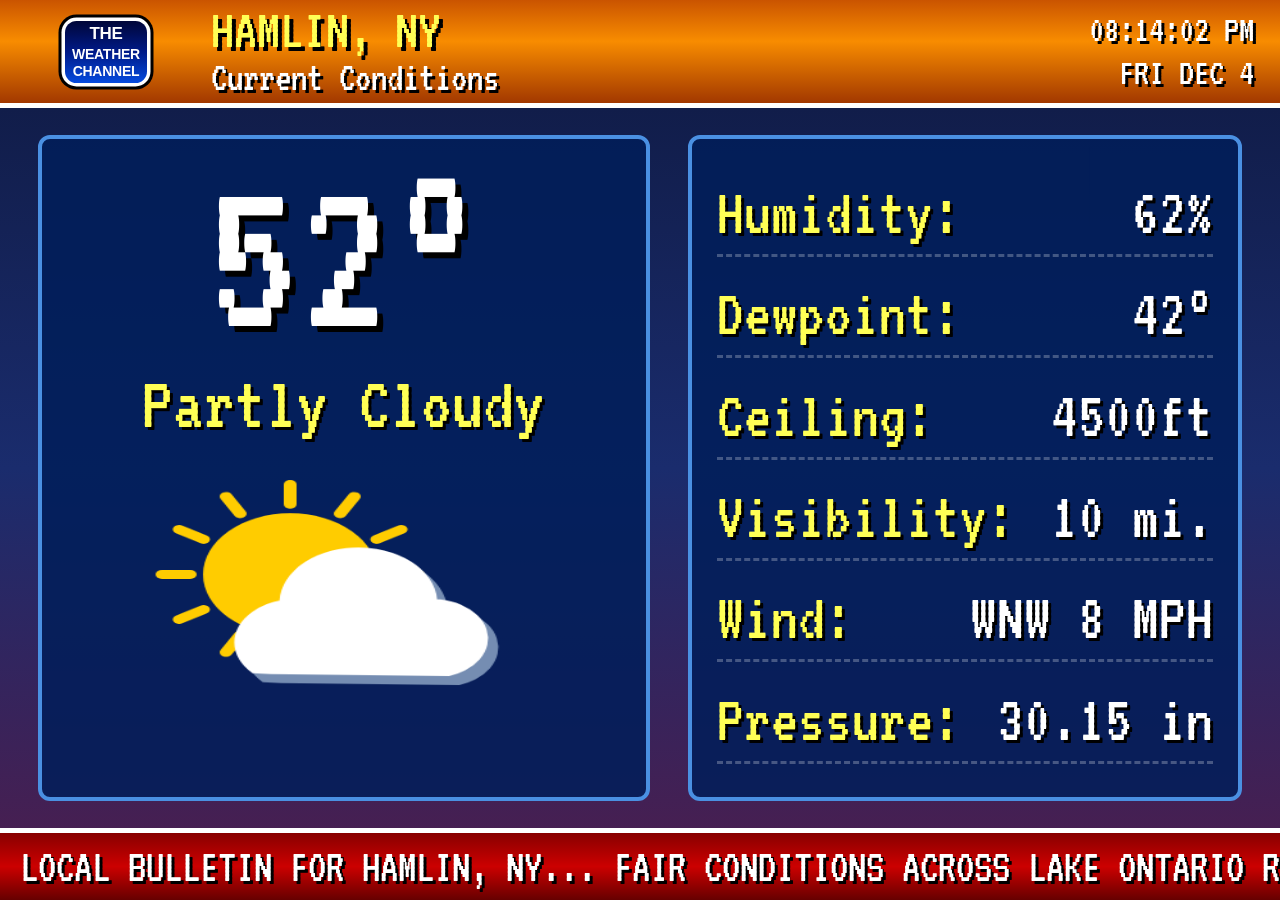
<file: weather-channel-retro/weather-channel-retro.html>
<!DOCTYPE html>
<html lang="en">
<head>
    <meta charset="UTF-8">
    <meta name="viewport" content="width=device-width, initial-scale=1.0">
    <title>The Llama Weather - 90s Weather Channel Retro Edition</title>
    <style>
        @import url('https://fonts.googleapis.com/css2?family=VT323&family=Share+Tech+Mono&display=swap');

        * {
            box-sizing: border-box;
            margin: 0;
            padding: 0;
            user-select: none;
        }

        body {
            background-color: #050505;
            color: #ffffff;
            font-family: 'Share Tech Mono', monospace;
            display: flex;
            flex-direction: column;
            justify-content: center;
            align-items: center;
            width: 100vw;
            height: 100vh;
            overflow: hidden;
        }

        /* Clean Full-Screen Display Container (CRT Scanlines Removed) */
        .crt-container {
            position: relative;
            width: 100vw;
            height: 100vh;
            background: linear-gradient(to bottom, #111, #000);
            border: none;
            border-radius: 0;
            overflow: hidden;
        }

        /* Screen Glass Base Styling */
        .crt-screen {
            width: 100%;
            height: 100%;
            display: flex;
            flex-direction: column;
            position: relative;
            background: #000428;
        }

        /* Header (Scaled Sizes for Full Screen) */
        .header {
            height: 12vh;
            min-height: 90px;
            background: linear-gradient(to bottom, #ca5400, #f88c00 40%, #a23800);
            border-bottom: 5px solid #fff;
            display: flex;
            align-items: center;
            justify-content: space-between;
            padding: 0 2vw;
            position: relative;
            z-index: 10;
        }

        /* Weather Star / Llama Logo Box (Clickable) */
        .logo-box {
            background: transparent;
            display: flex;
            align-items: center;
            justify-content: center;
            min-width: 150px;
            height: 90%;
            cursor: pointer;
            transition: transform 0.1s ease;
        }

        .logo-box:hover {
            transform: scale(1.03);
        }

        .logo-svg {
            width: 160px;
            height: 80px;
            max-height: 100%;
        }

        .header-title-box {
            display: flex;
            flex-direction: column;
            margin-left: 2vw;
            flex-grow: 1;
        }

        .location-name {
            font-family: 'VT323', monospace;
            font-size: clamp(38px, 4.5vw, 65px);
            color: #ffff55;
            text-shadow: 4px 4px #000;
            line-height: 0.9;
        }

        .page-title {
            font-family: 'VT323', monospace;
            font-size: clamp(28px, 3.2vw, 48px);
            color: #ffffff;
            text-shadow: 3px 3px #000;
        }

        .header-clock {
            text-align: right;
            font-family: 'VT323', monospace;
            font-size: clamp(26px, 3vw, 42px);
            color: #ffffff;
            text-shadow: 3px 3px #000;
            line-height: 1.1;
        }

        /* Pop-up City Search Bar (Triggered by Logo Click) */
        .location-popover {
            position: absolute;
            top: 85px;
            left: 15px;
            background: #111d4a;
            border: 3px solid #ffcc00;
            border-radius: 8px;
            padding: 10px 15px;
            display: flex;
            gap: 10px;
            z-index: 200;
            box-shadow: 0 8px 20px rgba(0,0,0,0.8);
            transform: translateY(-150%);
            opacity: 0;
            transition: transform 0.3s ease, opacity 0.3s ease;
            pointer-events: none;
        }

        .location-popover.open {
            transform: translateY(0);
            opacity: 1;
            pointer-events: auto;
        }

        .location-popover input {
            padding: 6px 12px;
            font-family: 'Share Tech Mono', monospace;
            font-size: 16px;
            background: #000;
            color: #fff;
            border: 1px solid #555;
            border-radius: 4px;
            width: 200px;
        }

        .location-popover button {
            padding: 6px 12px;
            font-family: 'Share Tech Mono', monospace;
            font-size: 14px;
            background: #2a4d8c;
            color: #fff;
            border: 1px solid #fff;
            border-radius: 4px;
            cursor: pointer;
        }

        .location-popover button:hover {
            background: #3b66b3;
        }

        /* Main Screen Body Dynamic Display Area */
        .main-display {
            flex-grow: 1;
            position: relative;
            background: linear-gradient(to bottom, #111d4a 0%, #1a2c6d 50%, #461f52 100%);
            display: flex;
            overflow: hidden;
        }

        .display-page {
            position: absolute;
            top: 0; left: 0; right: 0; bottom: 0;
            opacity: 0;
            transition: opacity 0.4s ease-in-out;
            display: flex;
            flex-direction: column;
            padding: 3vh 3vw;
            pointer-events: none;
        }

        .display-page.active {
            opacity: 1;
            pointer-events: auto;
        }

        /* --- PAGE 1: Today's Summary (50% Enlarged Fonts) --- */
        .summary-container {
            display: flex;
            gap: 3vw;
            height: 100%;
        }

        .summary-left {
            flex: 1;
            background: rgba(0, 30, 90, 0.85);
            border: 4px solid #4a90e2;
            border-radius: 12px;
            padding: 20px;
            display: flex;
            flex-direction: column;
            align-items: center;
            justify-content: center;
        }

        .temp-large {
            font-family: 'VT323', monospace;
            font-size: clamp(150px, 18vw, 270px);
            color: #ffffff;
            text-shadow: 6px 6px #000;
            line-height: 0.85;
        }

        .condition-text {
            font-family: 'VT323', monospace;
            font-size: clamp(54px, 6vw, 84px);
            color: #ffff55;
            text-shadow: 3px 3px #000;
            margin: 10px 0;
            text-align: center;
        }

        .summary-right {
            flex: 1.2;
            background: rgba(0, 30, 90, 0.85);
            border: 4px solid #4a90e2;
            border-radius: 12px;
            padding: 25px;
            display: flex;
            flex-direction: column;
            justify-content: space-around;
        }

        .obs-row {
            display: flex;
            justify-content: space-between;
            font-family: 'VT323', monospace;
            font-size: clamp(45px, 5.2vw, 75px);
            border-bottom: 3px dashed rgba(255,255,255,0.25);
            padding: 8px 0;
        }

        .obs-label { color: #ffff55; text-shadow: 3px 3px #000; }
        .obs-val { color: #ffffff; text-shadow: 3px 3px #000; }

        /* --- PAGE 2: 3-Day Forecast --- */
        .forecast-grid {
            display: grid;
            grid-template-columns: repeat(3, 1fr);
            gap: 2vw;
            height: 100%;
        }

        .forecast-card {
            background: linear-gradient(to bottom, #102a71, #1b4fb3);
            border: 4px solid #5a99ff;
            border-radius: 10px;
            padding: 20px 15px;
            display: flex;
            flex-direction: column;
            align-items: center;
            justify-content: space-between;
            box-shadow: 6px 6px 0px #000;
        }

        .forecast-day {
            font-family: 'VT323', monospace;
            font-size: clamp(40px, 4.5vw, 65px);
            color: #ffff55;
            text-shadow: 3px 3px #000;
        }

        .forecast-cond {
            font-family: 'VT323', monospace;
            font-size: clamp(28px, 3vw, 44px);
            color: #ffffff;
            text-shadow: 3px 3px #000;
            text-align: center;
            min-height: 60px;
            display: flex;
            align-items: center;
        }

        .forecast-hi-lo {
            display: flex;
            gap: 2vw;
            font-family: 'VT323', monospace;
            font-size: clamp(34px, 3.8vw, 56px);
            text-shadow: 3px 3px #000;
        }

        .lo-val { color: #55ffff; }
        .hi-val { color: #ff5555; }

        /* --- PAGE 3: Regional Temps List --- */
        .regional-table {
            width: 100%;
            height: 100%;
            background: rgba(10, 25, 70, 0.9);
            border: 4px solid #3c70d3;
            border-radius: 10px;
            padding: 20px;
            display: flex;
            flex-direction: column;
        }

        .table-header {
            display: grid;
            grid-template-columns: 2.2fr 1.8fr 1fr;
            font-family: 'VT323', monospace;
            font-size: clamp(38px, 4.5vw, 62px);
            color: #55ffff;
            border-bottom: 4px solid #3c70d3;
            padding-bottom: 8px;
            margin-bottom: 12px;
        }

        .table-header span:last-child {
            text-align: right;
        }

        .table-row {
            display: grid;
            grid-template-columns: 2.2fr 1.8fr 1fr;
            font-family: 'VT323', monospace;
            font-size: clamp(36px, 4.1vw, 55px);
            color: #ffffff;
            padding: 8px 0;
            border-bottom: 1px solid rgba(255,255,255,0.15);
            align-items: center;
        }

        .table-row span:last-child {
            text-align: right;
        }

        .table-row:nth-child(even) {
            background: rgba(255, 255, 255, 0.05);
        }

        /* --- PAGE 4: Sun & Moon Almanac --- */
        .almanac-container {
            display: flex;
            flex-direction: column;
            gap: 3vh;
            height: 100%;
        }

        .sun-box {
            background: rgba(0, 30, 80, 0.85);
            border: 4px solid #4a90e2;
            border-radius: 10px;
            padding: 20px;
            display: grid;
            grid-template-columns: 1fr 1fr 1fr;
            gap: 15px;
            font-family: 'VT323', monospace;
            font-size: clamp(30px, 3.5vw, 48px);
        }

        .sun-col {
            display: flex;
            flex-direction: column;
            align-items: center;
            justify-content: center;
        }

        .sun-title { color: #ffff55; font-size: clamp(34px, 4vw, 54px); margin-bottom: 8px; }
        .sun-val { color: #ffffff; }

        .moon-box {
            background: rgba(40, 40, 50, 0.9);
            border: 4px solid #888;
            border-radius: 10px;
            padding: 20px;
            flex-grow: 1;
            display: flex;
            flex-direction: column;
            align-items: center;
            justify-content: space-around;
        }

        .moon-header {
            font-family: 'VT323', monospace;
            font-size: clamp(34px, 4vw, 54px);
            color: #ffff55;
            margin-bottom: 10px;
            text-shadow: 3px 3px #000;
        }

        .moon-phases {
            display: flex;
            justify-content: space-around;
            width: 100%;
            margin-top: 10px;
        }

        .moon-item {
            display: flex;
            flex-direction: column;
            align-items: center;
            font-family: 'VT323', monospace;
            font-size: clamp(26px, 3vw, 42px);
        }

        .moon-icon {
            width: clamp(70px, 8vw, 110px);
            height: clamp(70px, 8vw, 110px);
            border-radius: 50%;
            background: #000;
            border: 3px solid #ccc;
            margin: 15px 0;
            position: relative;
            overflow: hidden;
            box-shadow: 0 0 15px rgba(255,255,255,0.25);
        }

        .moon-icon.last { background: linear-gradient(90deg, #fff 50%, #000 50%); }
        .moon-icon.new { background: #111; }
        .moon-icon.first { background: linear-gradient(90deg, #000 50%, #fff 50%); }
        .moon-icon.full { background: #fff; box-shadow: 0 0 20px #fff; }

        /* Ticker Bottom Bar */
        .ticker-bar {
            height: 8vh;
            min-height: 60px;
            background: linear-gradient(to bottom, #880000, #cc0000 50%, #660000);
            border-top: 5px solid #fff;
            display: flex;
            align-items: center;
            padding: 0 20px;
            position: relative;
            overflow: hidden;
            z-index: 10;
        }

        .ticker-text {
            font-family: 'VT323', monospace;
            font-size: clamp(30px, 3.6vw, 52px);
            color: #ffffff;
            text-shadow: 3px 3px #000;
            white-space: nowrap;
            animation: ticker 24s linear infinite;
        }

        @keyframes ticker {
            0% { transform: translateX(100%); }
            100% { transform: translateX(-100%); }
        }

        /* Canvas Weather Animated Graphics (100% Larger Sizes) */
        .weather-canvas-large {
            width: clamp(400px, 44vw, 640px);
            height: clamp(320px, 36vh, 520px);
        }

        .weather-canvas-forecast {
            width: clamp(320px, 36vw, 500px);
            height: clamp(260px, 28vh, 400px);
        }
    </style>
</head>
<body>

    <div class="crt-container">
        <div class="crt-screen">
            <!-- Header -->
            <div class="header">
                <!-- Recreated Classic Weather Channel Style Logo SVG -->
                <div class="logo-box" id="btnLogo" title="Click to Change Location">
                    <svg class="logo-svg" viewBox="0 0 200 160" xmlns="http://www.w3.org/2000/svg">
                        <rect x="5" y="5" width="190" height="150" rx="36" ry="36" fill="#000000"/>
                        <rect x="11" y="11" width="178" height="138" rx="30" ry="30" fill="#ffffff"/>
                        <rect x="18" y="18" width="164" height="124" rx="23" ry="23" fill="url(#twcGradient)"/>
                        <defs>
                            <linearGradient id="twcGradient" x1="0%" y1="0%" x2="0%" y2="100%">
                                <stop offset="0%" stop-color="#000638"/>
                                <stop offset="50%" stop-color="#001a88"/>
                                <stop offset="100%" stop-color="#054bdf"/>
                            </linearGradient>
                        </defs>
                        <text x="100" y="54" font-family="'Arial Black', 'Impact', sans-serif" font-weight="900" font-size="34" fill="#ffffff" text-anchor="middle" letter-spacing="-0.5">THE</text>
                        <text x="100" y="93" font-family="'Arial Black', 'Impact', sans-serif" font-weight="900" font-size="28" fill="#ffffff" text-anchor="middle" letter-spacing="-0.5">WEATHER</text>
                        <text x="100" y="128" font-family="'Arial Black', 'Impact', sans-serif" font-weight="900" font-size="28" fill="#ffffff" text-anchor="middle" letter-spacing="-0.5">CHANNEL</text>
                    </svg>
                </div>

                <div class="header-title-box">
                    <div class="location-name" id="hdrLocation">HAMLIN, NY</div>
                    <div class="page-title" id="hdrPageTitle">Current Conditions</div>
                </div>
                <div class="header-clock" id="hdrClock">
                    12:58:30 PM<br>WED JUN 25
                </div>
            </div>

            <!-- Pop-over location change UI accessible via logo click -->
            <div class="location-popover" id="locationPopover">
                <input type="text" id="cityInput" placeholder="Enter City (e.g. Hamlin, NY)" value="Hamlin, NY">
                <button id="btnSearch">GO</button>
                <button id="btnGeo">Detect GPS</button>
            </div>

            <!-- Main Display Area -->
            <div class="main-display">

                <!-- Page 1: Today's Summary -->
                <div class="display-page active" id="page-summary">
                    <div class="summary-container">
                        <div class="summary-left">
                            <div class="temp-large" id="sumTemp">84°</div>
                            <div class="condition-text" id="sumCond">Partly Cloudy</div>
                            <canvas class="weather-canvas-large" id="canvas-summary" width="440" height="360"></canvas>
                        </div>
                        <div class="summary-right">
                            <div class="obs-row"><span class="obs-label">Humidity:</span><span class="obs-val" id="sumHumidity">58%</span></div>
                            <div class="obs-row"><span class="obs-label">Dewpoint:</span><span class="obs-val" id="sumDew">68°</span></div>
                            <div class="obs-row"><span class="obs-label">Ceiling:</span><span class="obs-val" id="sumCeiling">3600ft</span></div>
                            <div class="obs-row"><span class="obs-label">Visibility:</span><span class="obs-val" id="sumVis">10 mi.</span></div>
                            <div class="obs-row"><span class="obs-label">Wind:</span><span class="obs-val" id="sumWind">WNW 3 mph</span></div>
                            <div class="obs-row"><span class="obs-label">Pressure:</span><span class="obs-val" id="sumPress">30.25 in</span></div>
                        </div>
                    </div>
                </div>

                <!-- Page 2: 3-Day Forecast -->
                <div class="display-page" id="page-forecast">
                    <div class="forecast-grid">
                        <div class="forecast-card">
                            <div class="forecast-day" id="day1-name">FRI</div>
                            <canvas class="weather-canvas-forecast" id="canvas-day1" width="360" height="280"></canvas>
                            <div class="forecast-cond" id="day1-cond">Scattered T'Storms</div>
                            <div class="forecast-hi-lo">
                                <div>LO <span class="lo-val" id="day1-lo">75</span></div>
                                <div>HI <span class="hi-val" id="day1-hi">91</span></div>
                            </div>
                        </div>
                        <div class="forecast-card">
                            <div class="forecast-day" id="day2-name">SAT</div>
                            <canvas class="weather-canvas-forecast" id="canvas-day2" width="360" height="280"></canvas>
                            <div class="forecast-cond" id="day2-cond">Isolated T'Storms</div>
                            <div class="forecast-hi-lo">
                                <div>LO <span class="lo-val" id="day2-lo">75</span></div>
                                <div>HI <span class="hi-val" id="day2-hi">91</span></div>
                            </div>
                        </div>
                        <div class="forecast-card">
                            <div class="forecast-day" id="day3-name">SUN</div>
                            <canvas class="weather-canvas-forecast" id="canvas-day3" width="360" height="280"></canvas>
                            <div class="forecast-cond" id="day3-cond">Mostly Sunny</div>
                            <div class="forecast-hi-lo">
                                <div>LO <span class="lo-val" id="day3-lo">73</span></div>
                                <div>HI <span class="hi-val" id="day3-hi">89</span></div>
                            </div>
                        </div>
                    </div>
                </div>

                <!-- Page 3: Regional Temps List -->
                <div class="display-page" id="page-reg-list">
                    <div class="regional-table">
                        <div class="table-header">
                            <span>CITY</span>
                            <span>WEATHER</span>
                            <span>°F</span>
                        </div>
                        <div id="regionalListRows">
                            <!-- Populated dynamically -->
                        </div>
                    </div>
                </div>

                <!-- Page 4: Sun & Moon Info -->
                <div class="display-page" id="page-almanac">
                    <div class="almanac-container">
                        <div class="sun-box">
                            <div class="sun-col">
                                <span class="sun-title">Sun</span>
                                <span class="sun-val">Sunrise:</span>
                                <span class="sun-val">Sunset:</span>
                            </div>
                            <div class="sun-col">
                                <span class="sun-title">Today</span>
                                <span class="sun-val" id="sunRiseToday">6:36 AM</span>
                                <span class="sun-val" id="sunSetToday">7:22 PM</span>
                            </div>
                            <div class="sun-col">
                                <span class="sun-title">Tomorrow</span>
                                <span class="sun-val" id="sunRiseTom">6:34 AM</span>
                                <span class="sun-val" id="sunSetTom">7:24 PM</span>
                            </div>
                        </div>
                        <div class="moon-box">
                            <div class="moon-header">Moon Data</div>
                            <div class="moon-phases">
                                <div class="moon-item">
                                    <span>Last</span>
                                    <div class="moon-icon last"></div>
                                    <span id="moonLastDate">Apr 10</span>
                                </div>
                                <div class="moon-item">
                                    <span>New</span>
                                    <div class="moon-icon new"></div>
                                    <span id="moonNewDate">Apr 17</span>
                                </div>
                                <div class="moon-item">
                                    <span>First</span>
                                    <div class="moon-icon first"></div>
                                    <span id="moonFirstDate">Apr 23</span>
                                </div>
                                <div class="moon-item">
                                    <span>Full</span>
                                    <div class="moon-icon full"></div>
                                    <span id="moonFullDate">May 1</span>
                                </div>
                            </div>
                        </div>
                    </div>
                </div>

            </div>

            <!-- Ticker (Red Header Box Removed) -->
            <div class="ticker-bar">
                <div class="ticker-text" id="tickerMsg">
                    FETCHING LATEST LOCAL ALERTS AND REGIONAL CONDITIONS...
                </div>
            </div>
        </div>
    </div>

    <script>
        // Data State
        let weatherData = null;
        let currentPageIndex = 0;
        let cycleInterval = null;

        const pages = [
            { id: 'page-summary', title: 'Current Conditions' },
            { id: 'page-forecast', title: 'Extended Forecast' },
            { id: 'page-reg-list', title: 'Regional Observations' },
            { id: 'page-almanac', title: 'Almanac & Moon Data' }
        ];

        // Default Hamlin, NY Fallback
        const demoData = {
            city: "HAMLIN, NY",
            temp: 52,
            condition: "Partly Cloudy",
            humidity: "62%",
            dewpoint: "42°",
            ceiling: "4500ft",
            visibility: "10 mi.",
            wind: "WNW 8 MPH",
            pressure: "30.15",
            sunrise: "6:48 AM",
            sunset: "5:02 PM",
            alertText: "LOCAL BULLETIN FOR HAMLIN, NY... FAIR CONDITIONS ACROSS LAKE ONTARIO REGION TODAY... NO ACTIVE WEATHER ADVISORIES ISSUED...",
            forecast: [
                { day: "MON", cond: "Partly Cloudy", lo: 42, hi: 55, code: "sun-cloud" },
                { day: "TUE", cond: "Showers", lo: 40, hi: 50, code: "rain" },
                { day: "WED", cond: "Mostly Sunny", lo: 38, hi: 52, code: "sun" }
            ],
            regional: [
                { name: "HAMLIN, NY", cond: "P CLOUDY", temp: 52 },
                { name: "ROCHESTER, NY", cond: "P CLOUDY", temp: 53 },
                { name: "BUFFALO, NY", cond: "P CLOUDY", temp: 51 },
                { name: "SYRACUSE, NY", cond: "CLEAR", temp: 49 },
                { name: "ALBANY, NY", cond: "CLEAR", temp: 48 },
                { name: "BINGHAMTON, NY", cond: "P CLOUDY", temp: 46 },
                { name: "TORONTO, ON", cond: "M CLOUDY", temp: 50 }
            ],
            mapCities: [
                { name: "Hamlin", temp: 52, x: 0.70, y: 0.30 },
                { name: "Rochester", temp: 53, x: 0.74, y: 0.33 },
                { name: "Buffalo", temp: 51, x: 0.67, y: 0.35 },
                { name: "Syracuse", temp: 49, x: 0.79, y: 0.34 },
                { name: "Albany", temp: 48, x: 0.85, y: 0.38 },
                { name: "Erie", temp: 50, x: 0.62, y: 0.39 }
            ]
        };

        // Real Weather Fetcher via Open-Meteo & Nominatim
        async function fetchWeather(lat, lon, cityName) {
            try {
                const res = await fetch(`https://api.open-meteo.com/v1/forecast?latitude=${lat}&longitude=${lon}&current_weather=true&daily=temperature_2m_max,temperature_2m_min,weathercode,sunrise,sunset&hourly=relativehumidity_2m,dewpoint_2m,surface_pressure,visibility&timezone=auto`);
                const data = await res.json();
                
                const current = data.current_weather;
                const daily = data.daily;
                
                const days = ["SUN", "MON", "TUE", "WED", "THU", "FRI", "SAT"];
                const todayIdx = new Date().getDay();

                let alertText = `LOCAL FORECAST FOR ${cityName.toUpperCase()}... CONDITIONS CURRENTLY ${decodeWeatherCode(current.weathercode).toUpperCase()} WITH TEMPERATURE OF ${Math.round((current.temperature * 9/5) + 32)} DEGREES... NO SEVERE WEATHER WARNINGS IN EFFECT...`;

                try {
                    const alertRes = await fetch(`https://api.weather.gov/alerts/active?point=${lat.toFixed(4)},${lon.toFixed(4)}`);
                    if (alertRes.ok) {
                        const alertData = await alertRes.json();
                        if (alertData.features && alertData.features.length > 0) {
                            const mainAlert = alertData.features[0].properties;
                            alertText = `*** ${(mainAlert.event || "WEATHER ALERT").toUpperCase()} *** ${mainAlert.headline || mainAlert.description || ''}`.toUpperCase();
                        }
                    }
                } catch(err) {
                    console.log("No NWS alert endpoint reachable.");
                }

                weatherData = {
                    city: cityName.toUpperCase(),
                    temp: Math.round((current.temperature * 9/5) + 32),
                    condition: decodeWeatherCode(current.weathercode),
                    humidity: Math.round(data.hourly.relativehumidity_2m[0]) + "%",
                    dewpoint: Math.round((data.hourly.dewpoint_2m[0] * 9/5) + 32) + "°",
                    ceiling: "3500ft",
                    visibility: Math.round(data.hourly.visibility[0] / 1609.34) + " mi.",
                    wind: `${getWindDirection(current.winddirection)} ${Math.round(current.windspeed * 0.621371)} MPH`,
                    pressure: (data.hourly.surface_pressure[0] * 0.02953).toFixed(2),
                    sunrise: formatTime(daily.sunrise[0]),
                    sunset: formatTime(daily.sunset[0]),
                    alertText: alertText,
                    forecast: [
                        {
                            day: days[(todayIdx + 1) % 7],
                            cond: decodeWeatherCode(daily.weathercode[1]),
                            lo: Math.round((daily.temperature_2m_min[1] * 9/5) + 32),
                            hi: Math.round((daily.temperature_2m_max[1] * 9/5) + 32)
                        },
                        {
                            day: days[(todayIdx + 2) % 7],
                            cond: decodeWeatherCode(daily.weathercode[2]),
                            lo: Math.round((daily.temperature_2m_min[2] * 9/5) + 32),
                            hi: Math.round((daily.temperature_2m_max[2] * 9/5) + 32)
                        },
                        {
                            day: days[(todayIdx + 3) % 7],
                            cond: decodeWeatherCode(daily.weathercode[3]),
                            lo: Math.round((daily.temperature_2m_min[3] * 9/5) + 32),
                            hi: Math.round((daily.temperature_2m_max[3] * 9/5) + 32)
                        }
                    ],
                    regional: demoData.regional,
                    mapCities: demoData.mapCities
                };
                updateUI();
            } catch (e) {
                console.warn("Weather API failed, defaulting to demo data", e);
                weatherData = demoData;
                weatherData.city = cityName.toUpperCase();
                updateUI();
            }
        }

        async function geocodeAndFetch(city) {
            try {
                const res = await fetch(`https://nominatim.openstreetmap.org/search?format=json&q=${encodeURIComponent(city)}`);
                const results = await res.json();
                if (results.length > 0) {
                    const place = results[0];
                    const parts = place.display_name.split(',');
                    const name = parts[0] + ", " + (parts[2] || parts[1] || "").trim();
                    fetchWeather(place.lat, place.lon, name);
                } else {
                    fetchWeather(43.3242, -77.9250, "Hamlin, NY");
                }
            } catch (e) {
                fetchWeather(43.3242, -77.9250, "Hamlin, NY");
            }
        }

        function decodeWeatherCode(code) {
            if (code === 0) return "Clear";
            if (code <= 3) return "Partly Cloudy";
            if (code <= 48) return "Foggy";
            if (code <= 67) return "Rainy";
            if (code <= 77) return "Snowy";
            if (code <= 99) return "Thunderstorms";
            return "Fair";
        }

        function getWindDirection(deg) {
            const dirs = ['N', 'NNE', 'NE', 'ENE', 'E', 'ESE', 'SE', 'SSE', 'S', 'SSW', 'SW', 'WSW', 'W', 'WNW', 'NW', 'NNW'];
            return dirs[Math.round(deg / 22.5) % 16];
        }

        function formatTime(isoStr) {
            if (!isoStr) return "6:48 AM";
            const date = new Date(isoStr);
            return date.toLocaleTimeString([], { hour: '2-digit', minute: '2-digit' });
        }

        // Clock Update
        function updateClock() {
            const now = new Date();
            const days = ["SUN", "MON", "TUE", "WED", "THU", "FRI", "SAT"];
            const months = ["JAN", "FEB", "MAR", "APR", "MAY", "JUN", "JUL", "AUG", "SEP", "OCT", "NOV", "DEC"];
            
            const timeStr = now.toLocaleTimeString([], { hour: '2-digit', minute: '2-digit', second: '2-digit' });
            const dateStr = `${days[now.getDay()]} ${months[now.getMonth()]} ${now.getDate()}`;
            
            document.getElementById('hdrClock').innerHTML = `${timeStr}<br>${dateStr}`;
        }
        setInterval(updateClock, 1000);
        updateClock();

        // UI Renderer
        function updateUI() {
            if (!weatherData) weatherData = demoData;

            document.getElementById('hdrLocation').innerText = weatherData.city;
            document.getElementById('sumTemp').innerText = weatherData.temp + "°";
            document.getElementById('sumCond').innerText = weatherData.condition;
            document.getElementById('sumHumidity').innerText = weatherData.humidity;
            document.getElementById('sumDew').innerText = weatherData.dewpoint;
            document.getElementById('sumCeiling').innerText = weatherData.ceiling;
            document.getElementById('sumVis').innerText = weatherData.visibility;
            document.getElementById('sumWind').innerText = weatherData.wind;
            document.getElementById('sumPress').innerText = weatherData.pressure + " in";

            document.getElementById('sunRiseToday').innerText = weatherData.sunrise;
            document.getElementById('sunSetToday').innerText = weatherData.sunset;

            document.getElementById('tickerMsg').innerText = weatherData.alertText || "LOCAL WEATHER STAR 4000 REPORTING...";

            // Render 3-Day Forecast
            for(let i=0; i<3; i++) {
                const fc = weatherData.forecast[i];
                document.getElementById(`day${i+1}-name`).innerText = fc.day;
                document.getElementById(`day${i+1}-cond`).innerText = fc.cond;
                document.getElementById(`day${i+1}-lo`).innerText = fc.lo;
                document.getElementById(`day${i+1}-hi`).innerText = fc.hi;
                drawRetroIcon(`canvas-day${i+1}`, fc.cond);
            }
            drawRetroIcon('canvas-summary', weatherData.condition);

            // Render Aligned Regional List
            const listEl = document.getElementById('regionalListRows');
            listEl.innerHTML = '';
            weatherData.regional.forEach(item => {
                const row = document.createElement('div');
                row.className = 'table-row';
                row.innerHTML = `<span>${item.name}</span><span>${item.cond}</span><span>${item.temp}</span>`;
                listEl.appendChild(row);
            });
        }

        // Dynamic Moon Phase Dates Calculation
        function updateMoonPhases() {
            const months = ["Jan", "Feb", "Mar", "Apr", "May", "Jun", "Jul", "Aug", "Sep", "Oct", "Nov", "Dec"];
            const now = new Date();
            const synodicMonth = 29.53058770576; // Days per lunar month
            
            // Known New Moon reference: Jan 11, 2024, 11:57 UTC
            const refNewMoon = new Date(Date.UTC(2024, 0, 11, 11, 57));
            const daysSinceRef = (now.getTime() - refNewMoon.getTime()) / (1000 * 60 * 60 * 24);
            const currentCycleProgress = (daysSinceRef % synodicMonth) / synodicMonth;

            // Approximate offset days for primary phases relative to current moment
            const phases = [
                { id: 'moonLastDate', targetFraction: 0.75 },
                { id: 'moonNewDate', targetFraction: 0.0 },
                { id: 'moonFirstDate', targetFraction: 0.25 },
                { id: 'moonFullDate', targetFraction: 0.5 }
            ];

            phases.forEach(p => {
                let diffFrac = p.targetFraction - currentCycleProgress;
                if (diffFrac < -0.5) diffFrac += 1;
                if (diffFrac > 0.5) diffFrac -= 1;
                
                const phaseDate = new Date(now.getTime() + diffFrac * synodicMonth * 24 * 60 * 60 * 1000);
                const dateStr = `${months[phaseDate.getMonth()]} ${phaseDate.getDate()}`;
                const el = document.getElementById(p.id);
                if (el) el.innerText = dateStr;
            });
        }

        // Clean 90s Weather Star 4000 Styled Graphics Renderer (No Outlines, Double Size)
        function drawRetroIcon(canvasId, cond) {
            const canvas = document.getElementById(canvasId);
            if (!canvas) return;
            const ctx = canvas.getContext('2d');
            ctx.clearRect(0, 0, canvas.width, canvas.height);

            const cLower = cond.toLowerCase();
            const isStorm = cLower.includes('storm') || cLower.includes('t\'storm');
            const isRain = cLower.includes('rain') || cLower.includes('shower');
            const isCloudy = cLower.includes('cloud') || isStorm || isRain;
            const isSunny = cLower.includes('sun') || cLower.includes('clear') || cLower.includes('fair') || isCloudy;

            const cx = canvas.width / 2;
            const cy = canvas.height / 2 - 10;
            const sunRadius = canvasId === 'canvas-summary' ? 68 : 52;

            // 1. Render Sun Graphic (Filled disc + line rays, no black outlines)
            if (isSunny) {
                const sunX = isCloudy ? cx - (canvasId === 'canvas-summary' ? 42 : 32) : cx;
                const sunY = isCloudy ? cy - (canvasId === 'canvas-summary' ? 34 : 26) : cy;

                // Radiant Sun Line Rays
                ctx.strokeStyle = '#ffcc00';
                ctx.lineWidth = canvasId === 'canvas-summary' ? 10 : 8;
                ctx.lineCap = 'round';
                const rayInner = sunRadius + (canvasId === 'canvas-summary' ? 10 : 8);
                const rayOuter = rayInner + (canvasId === 'canvas-summary' ? 22 : 16);

                for (let i = 0; i < 12; i++) {
                    const angle = (i * Math.PI) / 6;
                    ctx.beginPath();
                    ctx.moveTo(
                        sunX + Math.cos(angle) * rayInner,
                        sunY + Math.sin(angle) * rayInner
                    );
                    ctx.lineTo(
                        sunX + Math.cos(angle) * rayOuter,
                        sunY + Math.sin(angle) * rayOuter
                    );
                    ctx.stroke();
                }

                // Sun Core Disc
                ctx.fillStyle = '#ffcc00';
                ctx.beginPath();
                ctx.arc(sunX, sunY, sunRadius, 0, Math.PI * 2);
                ctx.fill();
            }

            // 2. Render Seamless Retro Puffy Clouds (Filled layers without inner/outer strokes)
            if (isCloudy) {
                const cloudX = isSunny ? cx + 20 : cx;
                const cloudY = isSunny ? cy + 24 : cy;
                const scale = canvasId === 'canvas-summary' ? 2.2 : 1.7;

                const traceUnifiedCloudPath = () => {
                    ctx.beginPath();
                    ctx.arc(cloudX - 26 * scale, cloudY + 8 * scale, 22 * scale, Math.PI * 0.75, Math.PI * 1.6);
                    ctx.arc(cloudX - 4 * scale, cloudY - 12 * scale, 28 * scale, Math.PI * 0.95, Math.PI * 0.1);
                    ctx.arc(cloudX + 22 * scale, cloudY + 6 * scale, 20 * scale, Math.PI * 1.3, Math.PI * 0.4);
                    ctx.lineTo(cloudX - 35 * scale, cloudY + 24 * scale);
                    ctx.closePath();
                };

                // Shadow Back Layer
                ctx.save();
                ctx.translate(8, 10);
                ctx.fillStyle = '#758db2';
                traceUnifiedCloudPath();
                ctx.fill();
                ctx.restore();

                // Main White Front Layer
                ctx.fillStyle = '#ffffff';
                traceUnifiedCloudPath();
                ctx.fill();
            }

            // 3. Render 90s Jagged Thunderstorm Lightning Bolt
            if (isStorm) {
                ctx.fillStyle = '#ffff00';
                ctx.beginPath();
                ctx.moveTo(cx + 4, cy + 36);
                ctx.lineTo(cx - 20, cy + 72);
                ctx.lineTo(cx - 4, cy + 72);
                ctx.lineTo(cx - 28, cy + 112);
                ctx.lineTo(cx + 16, cy + 64);
                ctx.lineTo(cx, cy + 64);
                ctx.closePath();
                ctx.fill();
            }

            // 4. Render Rain Drops
            if (isRain && !isStorm) {
                ctx.strokeStyle = '#55ffff';
                ctx.lineWidth = 8;
                ctx.lineCap = 'round';
                for (let i = -1; i <= 1; i++) {
                    ctx.beginPath();
                    ctx.moveTo(cx + (i * 40), cy + 60);
                    ctx.lineTo(cx + (i * 40) - 16, cy + 92);
                    ctx.stroke();
                }
            }
        }

        // Page Carousel Navigation
        function showPage(index) {
            pages.forEach((p, idx) => {
                const pageEl = document.getElementById(p.id);
                if (idx === index) {
                    pageEl.classList.add('active');
                    document.getElementById('hdrPageTitle').innerText = p.title;
                } else {
                    pageEl.classList.remove('active');
                }
            });
        }

        function nextPage() {
            currentPageIndex = (currentPageIndex + 1) % pages.length;
            showPage(currentPageIndex);
        }

        function resetCycleTimer() {
            if (cycleInterval) clearInterval(cycleInterval);
            cycleInterval = setInterval(nextPage, 15000);
        }

        function startCycle() {
            resetCycleTimer();
        }

        // Click Anywhere on Screen to Advance Page
        document.querySelector('.crt-screen').addEventListener('click', (evt) => {
            // Ignore clicks if user clicked inside the location popover or logo button
            if (evt.target.closest('#locationPopover') || evt.target.closest('#btnLogo')) {
                return;
            }
            nextPage();
            resetCycleTimer();
        });

        // Logo click pop-over listener
        document.getElementById('btnLogo').addEventListener('click', (e) => {
            e.stopPropagation();
            const popover = document.getElementById('locationPopover');
            popover.classList.toggle('open');
        });

        document.getElementById('btnSearch').addEventListener('click', () => {
            const city = document.getElementById('cityInput').value;
            if (city) {
                geocodeAndFetch(city);
                document.getElementById('locationPopover').classList.remove('open');
            }
        });

        document.getElementById('btnGeo').addEventListener('click', () => {
            if (navigator.geolocation) {
                navigator.geolocation.getCurrentPosition(
                    pos => {
                        fetchWeather(pos.coords.latitude, pos.coords.longitude, "Local Weather");
                        document.getElementById('locationPopover').classList.remove('open');
                    },
                    err => geocodeAndFetch("Hamlin, NY")
                );
            }
        });

        // Initialize moon data & load initial weather for Hamlin, NY
        updateMoonPhases();
        geocodeAndFetch("Hamlin, NY");
        startCycle();
    </script>
</body>
</html>
</file>
<file: spectrum-clock/style.css>
:root {
    --cell-h: clamp(20px, 5.5vh, 56px);
    --bar-w: clamp(40px, 6.5vw, 120px);
    --bar-h: calc(var(--cell-h) - 6px);
    --legend-w: clamp(20px, 2.6vw, 48px);
    --col-gap: clamp(6px, 1.2vw, 20px);
    --group-gap: clamp(18px, 3vw, 56px);
    --font-size: clamp(10px, 1.2vw, 20px);
    --pad: clamp(12px, 2vw, 36px);
}

*, *::before, *::after {
    box-sizing: border-box;
}

body {
    background-color: #000;
    display: flex;
    justify-content: center;
    align-items: center;
    min-height: 100vh;
    margin: 0;
    padding: var(--pad);
    font-family: Inter, "Segoe UI", "Helvetica Neue", Arial, sans-serif;
    -webkit-font-smoothing: antialiased;
}

.clock-container {
    background-color: #111;
    cursor: pointer; /* Click anywhere on the clock to start VU mode */
    border-radius: calc(var(--pad) * 0.6);
    padding: var(--pad);
    box-shadow: 0 0 calc(var(--pad) * 1.5) rgba(0, 255, 255, 0.5);
}

.spectrum-clock {
    display: flex;
    flex-direction: row;
    align-items: flex-end; /* Line the time and date columns up at the bottom */
    gap: var(--group-gap);
}

.bars,
.date-display {
    display: flex;
    gap: var(--col-gap);
}

.bar-group {
    display: flex;
    flex-direction: column-reverse; /* Cells fill up from the bottom */
    height: calc(12 * var(--cell-h));
}

.bar-item {
    display: flex;
    align-items: center;
    height: var(--cell-h);
}

.bar-group .light {
    width: var(--bar-w);
    height: var(--bar-h);
    background-color: #333;
    border-radius: clamp(2px, 0.4vw, 6px);
    transition: background-color 0.3s, box-shadow 0.3s;
}

.legend {
    color: #888;
    font-size: var(--font-size);
    width: var(--legend-w);
    text-align: center;
    display: inline-block;
}

.legend.right {
    margin-left: calc(var(--col-gap) / 2);
}

/* Lit states */
.light.on {
    background-color: #0ff; /* Cyan light */
    box-shadow: 0 0 clamp(6px, 1vw, 16px) #0ff;
}

/* VU mode: green at the bottom, amber through the middle, red at the top */
.light.on.band-green {
    background-color: #00ff66;
    box-shadow: 0 0 clamp(6px, 1vw, 16px) #00ff66;
}

.light.on.band-amber {
    background-color: #ffb000;
    box-shadow: 0 0 clamp(6px, 1vw, 16px) #ffb000;
}

.light.on.band-red {
    background-color: #ff2d2d;
    box-shadow: 0 0 clamp(6px, 1vw, 16px) #ff2d2d;
}

/* VU mode hits harder: brighter glow, snappier on/off response */
.clock-container.vu-mode {
    box-shadow: 0 0 calc(var(--pad) * 2) rgba(0, 255, 102, 0.35);
}

.clock-container.vu-mode .light {
    transition-duration: 0.06s;
}

.clock-container.vu-mode .light.on {
    filter: brightness(1.3) saturate(1.2);
}
</file>
